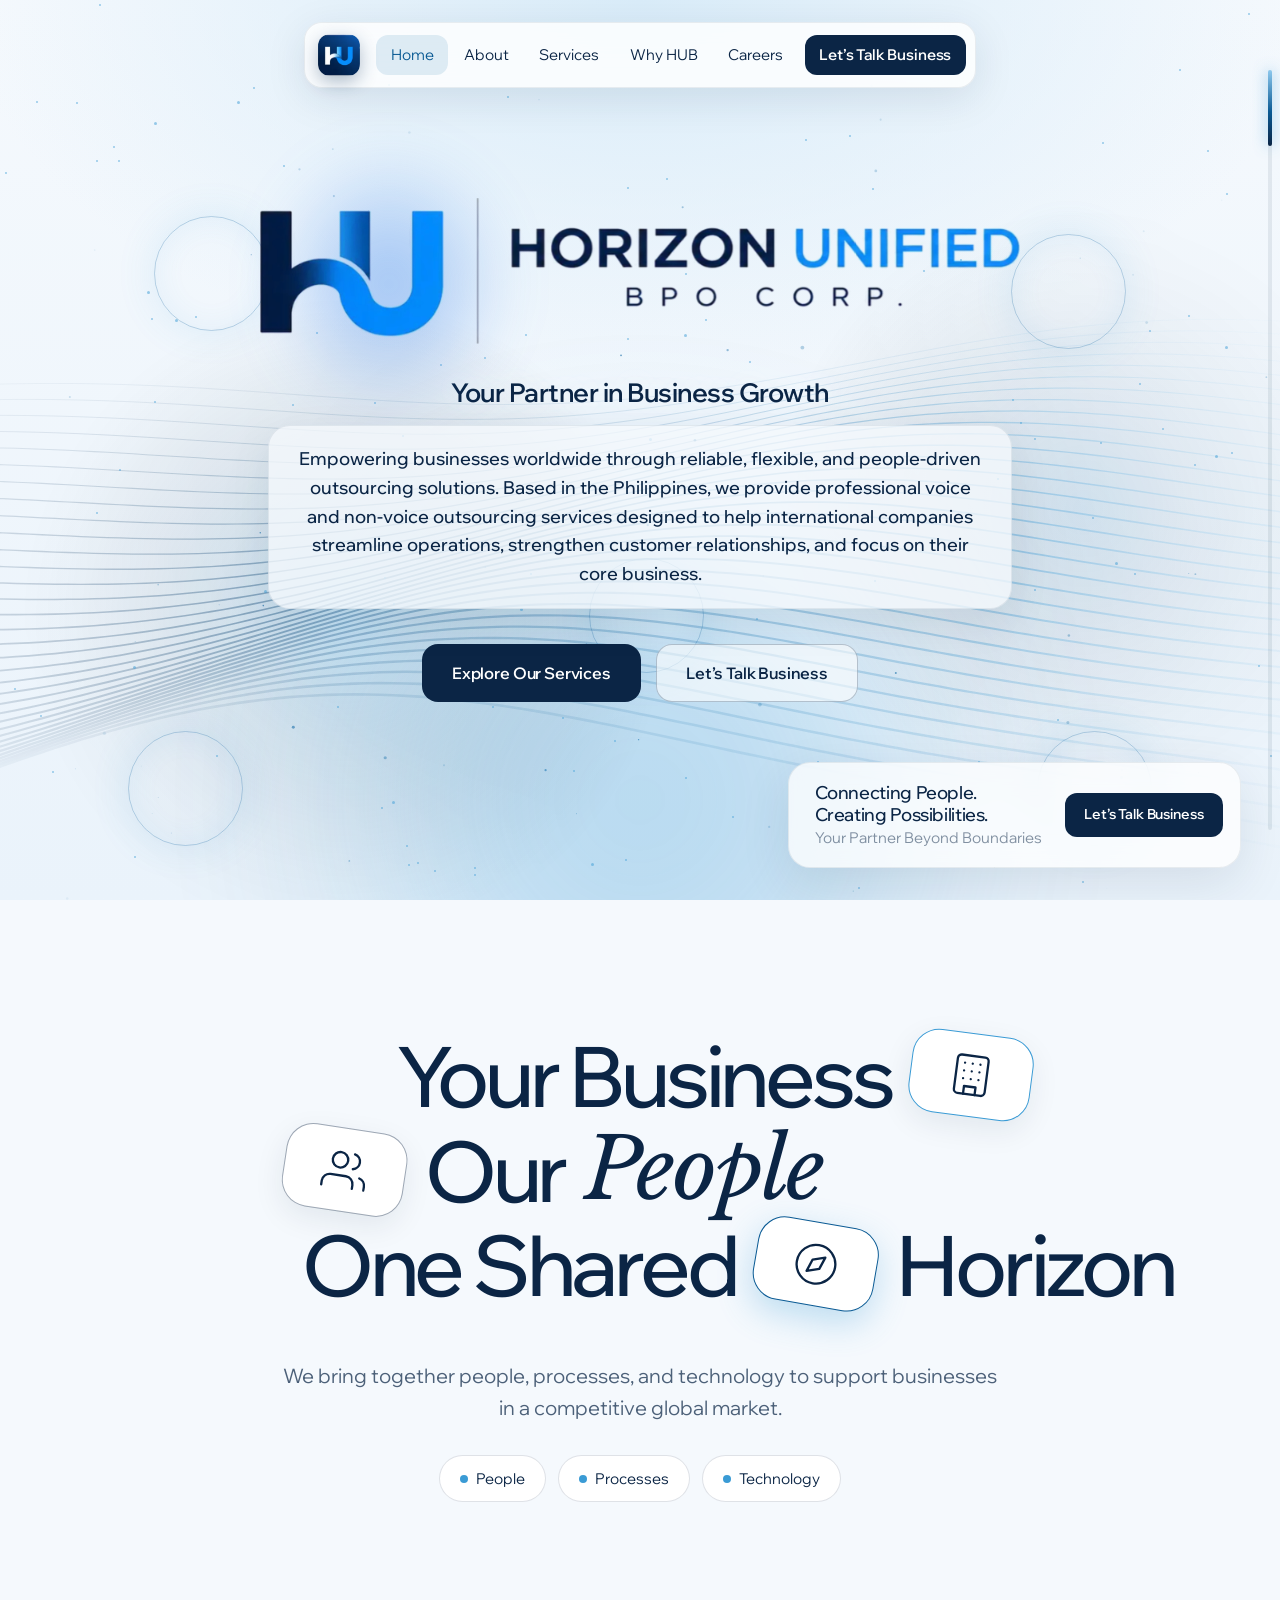
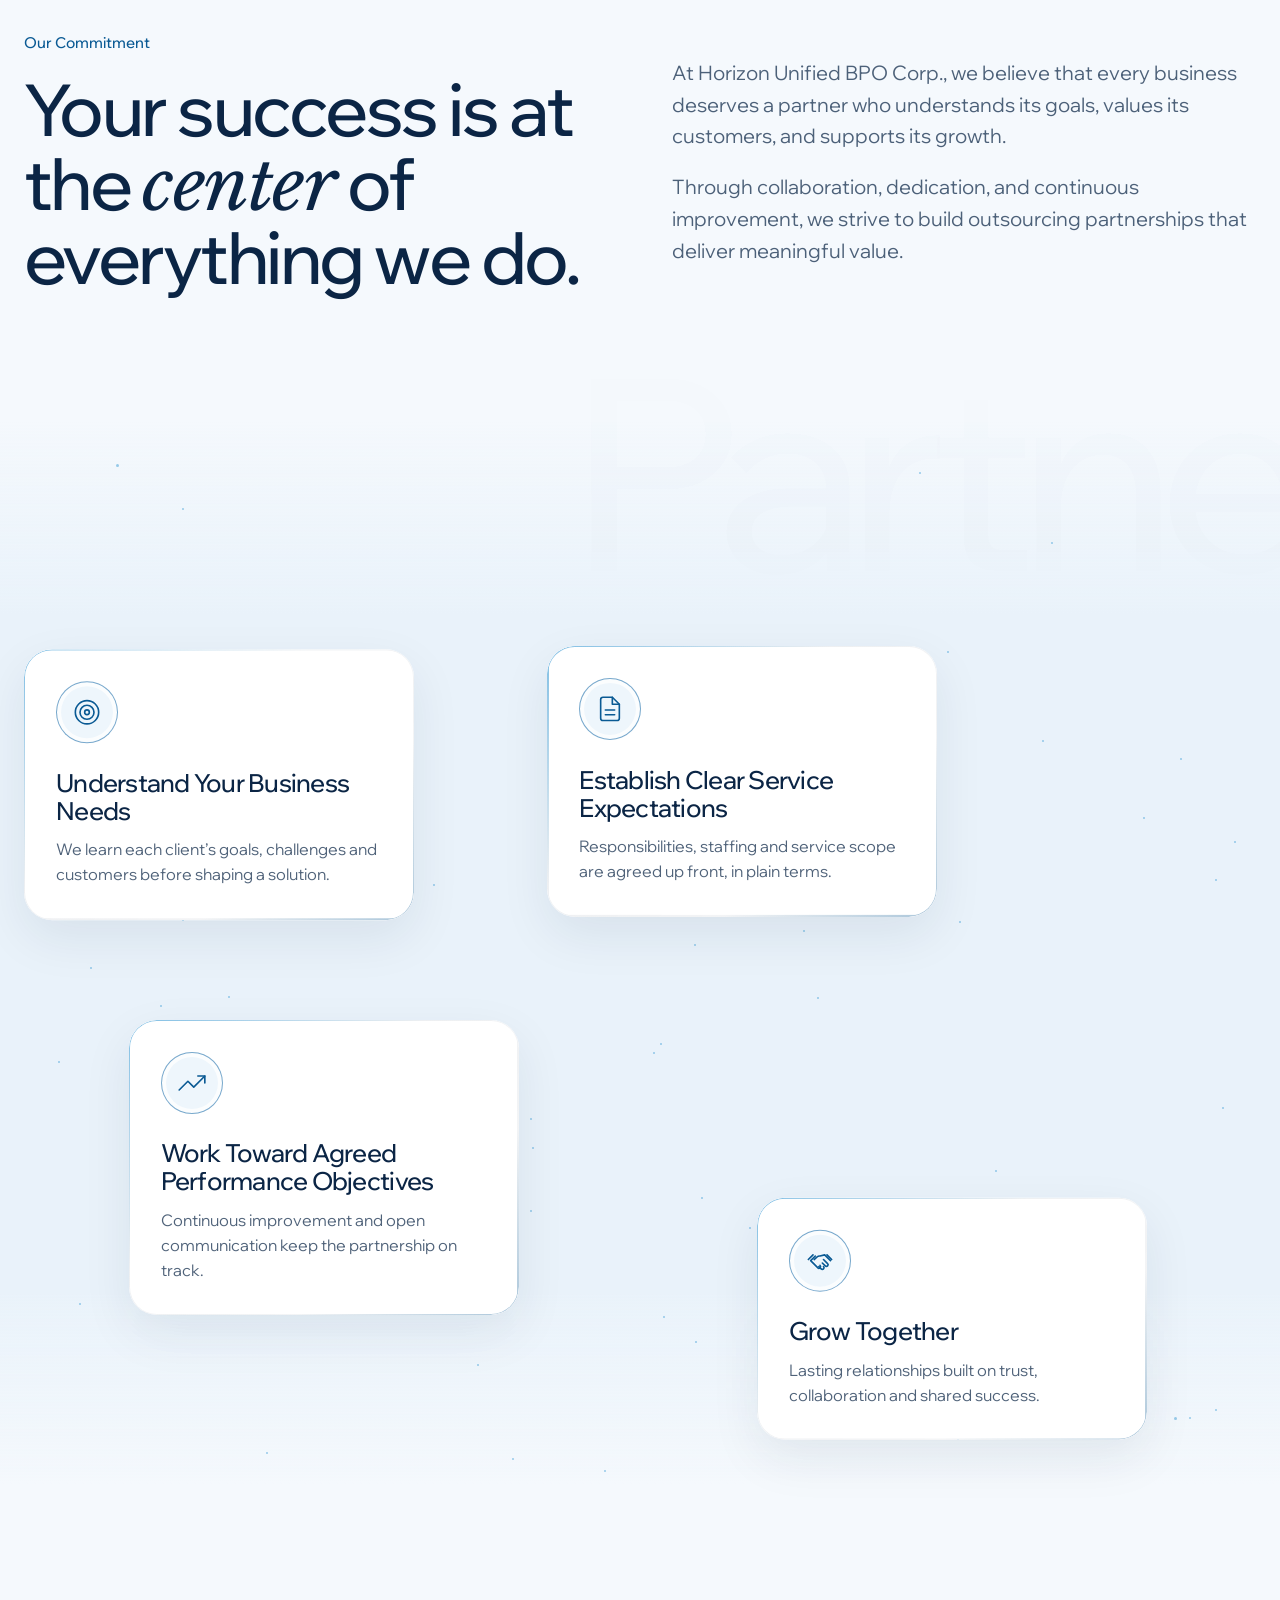
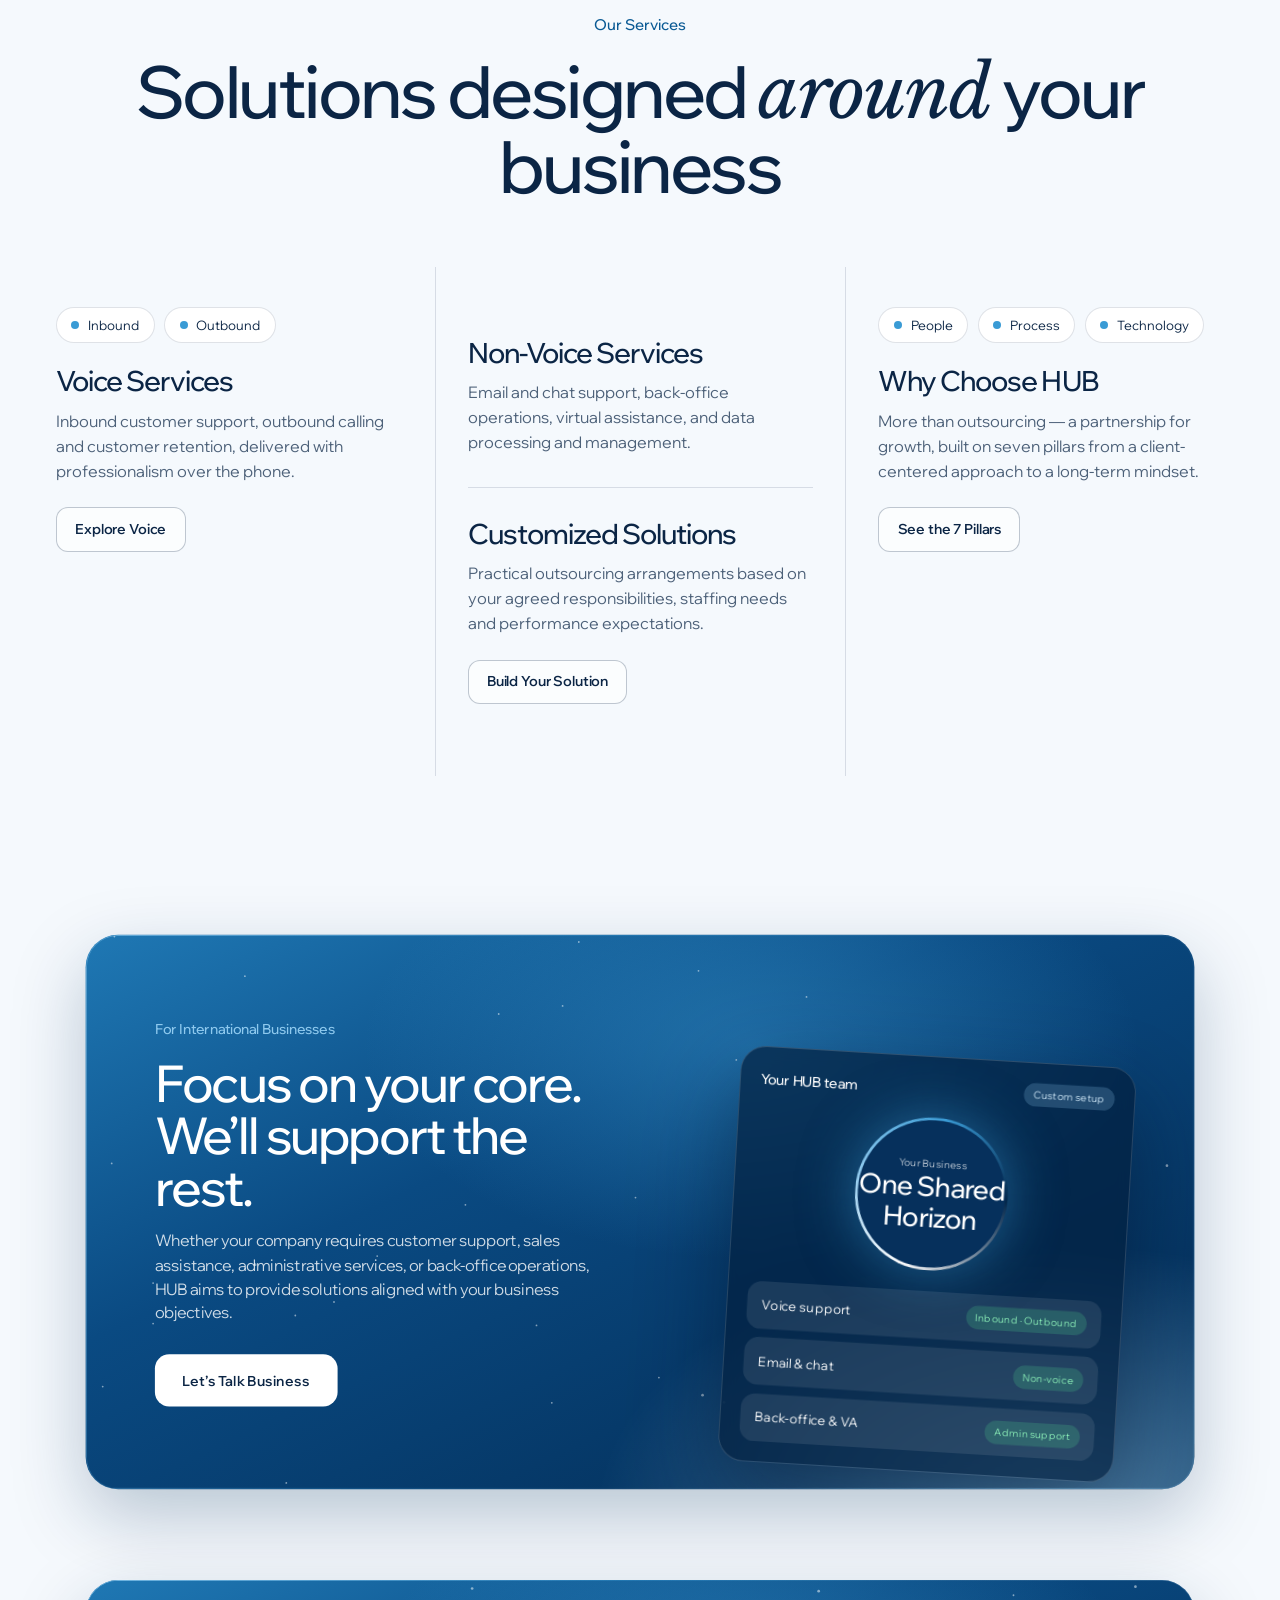
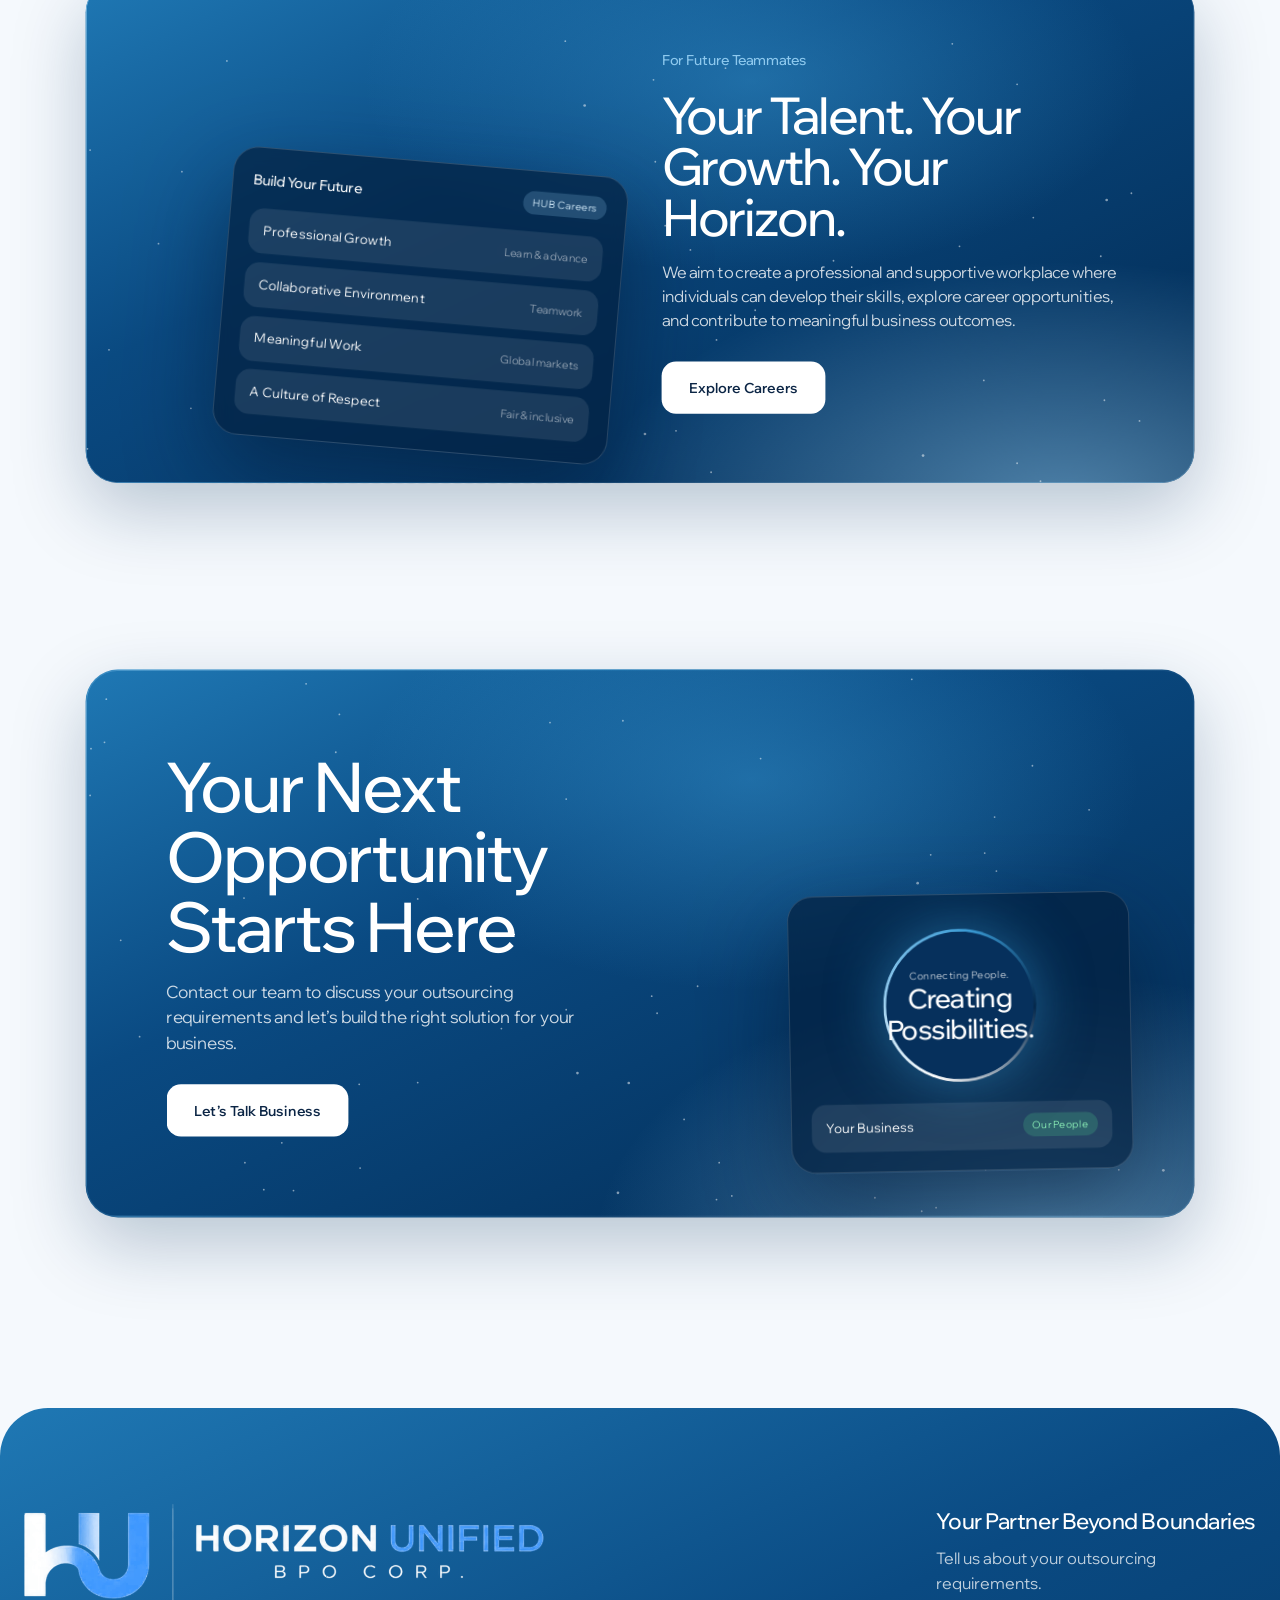
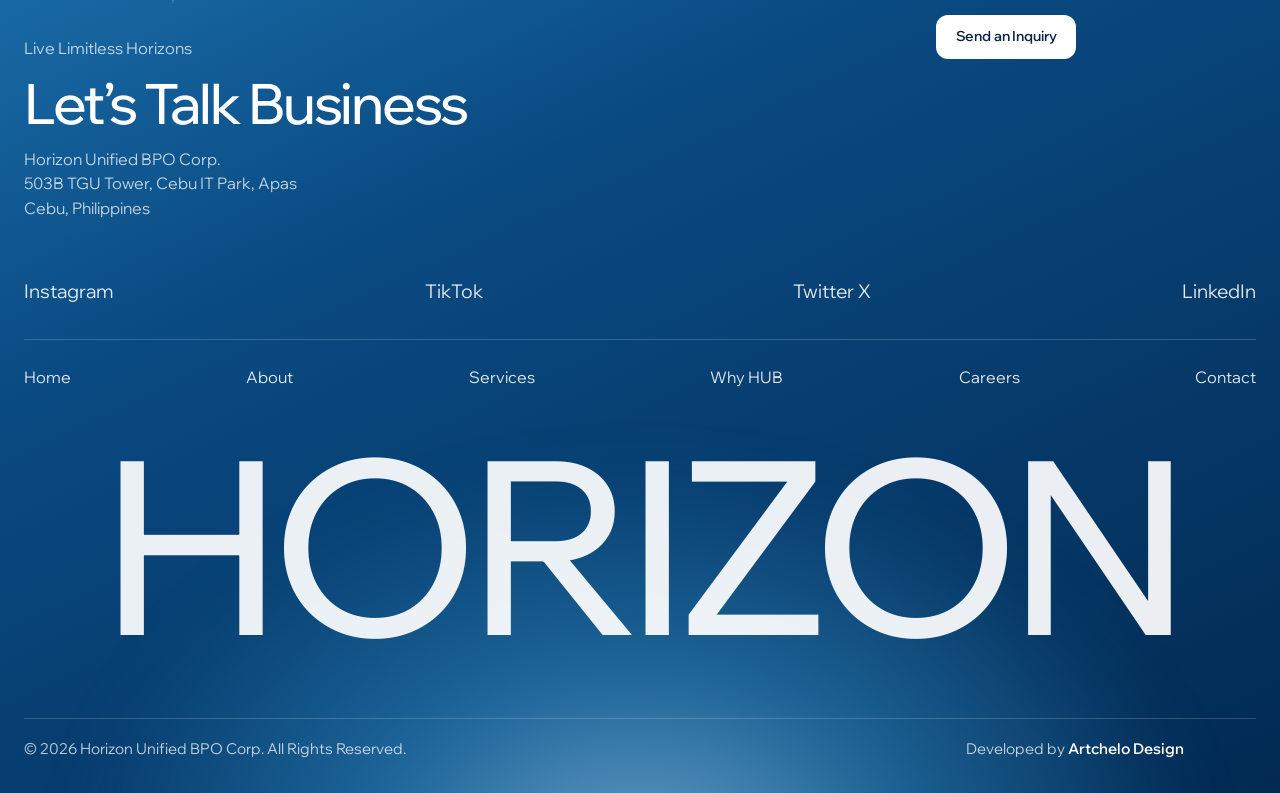
<file: index.html>
<!DOCTYPE html>
<html lang="en">
<head>
  <meta charset="UTF-8">
  <meta name="viewport" content="width=device-width, initial-scale=1">
  <title>Horizon Unified BPO Corp. (HUB) | Connecting People. Creating Possibilities.</title>
  <meta name="description" content="Philippines-based voice and non-voice outsourcing for international companies. Reliable, flexible, people-driven BPO solutions from Cebu IT Park.">
  <meta name="theme-color" content="#0b2545">
  <link rel="icon" href="assets/logo/favicon.ico" sizes="any">
  <link rel="icon" type="image/png" sizes="32x32" href="assets/logo/favicon-32.png">
  <link rel="icon" type="image/png" sizes="192x192" href="assets/logo/favicon-192.png">
  <link rel="apple-touch-icon" href="assets/logo/favicon-180.png">
  <link rel="preconnect" href="https://fonts.googleapis.com">
  <link rel="preconnect" href="https://fonts.gstatic.com" crossorigin>
  <link href="https://fonts.googleapis.com/css2?family=Libre+Baskerville:ital@1&family=Wix+Madefor+Display:wght@400;500;600;700&display=swap" rel="stylesheet">
  <link rel="stylesheet" href="css/styles.css">
  <script src="js/main.js" defer></script>
  <script src="js/animations.js" defer></script>
</head>
<body>
  <header id="site-header"></header>

  <main>
    <!-- HERO -->
    <section class="hero">
      <div class="stars" data-count="110"></div>
      <div class="glow violet" style="width:520px;height:520px;left:50%;top:60%;transform:translateX(-50%);opacity:.28"></div>
      <div class="rings"><i></i><i></i><i></i><i></i><i></i></div>

      <div class="hero-note reveal">
        <div><strong>Connecting People. Creating Possibilities.</strong><span>Your Partner Beyond Boundaries</span></div>
        <a href="contact.html" class="btn btn-sm" data-open-modal>Let’s Talk Business</a>
      </div>

      <div class="container hero-core">
        <h1 class="hero-logo" aria-label="Horizon Unified BPO Corp. (HUB)">
          <span class="hl" aria-hidden="true">
            <span class="hl-glow"></span>
            <span class="hl-l hl-mark"></span>
            <span class="hl-l hl-text"></span>
            <span class="hl-l hl-shine"></span>
          </span>
        </h1>
        <p class="hero-sub reveal delay-1">Your Partner in Business Growth</p>
        <p class="hero-sub-2 reveal delay-1">Empowering businesses worldwide through reliable, flexible, and people-driven outsourcing solutions. Based in the Philippines, we provide professional voice and non-voice outsourcing services designed to help international companies streamline operations, strengthen customer relationships, and focus on their core business.</p>
        <div class="hero-actions reveal delay-2">
          <a href="services.html" class="btn">Explore Our Services</a>
          <a href="contact.html" class="btn btn-ghost" data-open-modal>Let’s Talk Business</a>
        </div>
      </div>
    </section>

    <!-- VALUE PROPOSITION: big statement with chips -->
    <section class="section">
      <div class="container statement-block">
        <div class="big-line reveal">Your Business<span class="chip" data-icon="building"></span></div>
        <div class="big-line reveal delay-1"><span class="chip plain" data-icon="users"></span>Our <span class="serif">People</span></div>
        <div class="big-line reveal delay-2">One Shared<span class="chip violet" data-icon="compass"></span>Horizon</div>
        <p class="statement-tail reveal delay-2">We bring together people, processes, and technology to support businesses in a competitive global market.</p>
        <div class="pillars reveal delay-3">
          <span class="pill"><i></i>People</span><span class="pill"><i></i>Processes</span><span class="pill"><i></i>Technology</span>
        </div>
      </div>
    </section>

    <!-- COMMITMENT -->
    <section class="section" style="padding-top:0">
      <div class="container split">
        <div class="reveal">
          <span class="eyebrow">Our Commitment</span>
          <h2 class="section-title">Your success is at the <span class="serif">center</span> of everything we do.</h2>
        </div>
        <div class="reveal delay-1">
          <p class="section-lead">At Horizon Unified BPO Corp., we believe that every business deserves a partner who understands its goals, values its customers, and supports its growth.</p>
          <p class="section-lead" style="margin-top:1.2rem">Through collaboration, dedication, and continuous improvement, we strive to build outsourcing partnerships that deliver meaningful value.</p>
        </div>
      </div>
    </section>

    <!-- HOW WE WORK (staggered glass cards) -->
    <section class="hiw" id="how-we-work">
      <div class="stars" data-count="50"></div>
      <div class="ghost-word" aria-hidden="true">Partner</div>
      <div class="container">
        <div class="stagger">
          <article class="card reveal">
            <div class="icon-box" data-icon="target"></div>
            <h3>Understand Your Business Needs</h3>
            <p>We learn each client’s goals, challenges and customers before shaping a solution.</p>
          </article>
          <article class="card reveal delay-1">
            <div class="icon-box" data-icon="file"></div>
            <h3>Establish Clear Service Expectations</h3>
            <p>Responsibilities, staffing and service scope are agreed up front, in plain terms.</p>
          </article>
          <article class="card reveal delay-2">
            <div class="icon-box" data-icon="trending"></div>
            <h3>Work Toward Agreed Performance Objectives</h3>
            <p>Continuous improvement and open communication keep the partnership on track.</p>
          </article>
          <article class="card reveal delay-3">
            <div class="icon-box" data-icon="handshake"></div>
            <h3>Grow Together</h3>
            <p>Lasting relationships built on trust, collaboration and shared success.</p>
          </article>
        </div>
      </div>
    </section>

    <!-- SERVICES: 3-column divider layout -->
    <section class="section">
      <div class="container">
        <div class="center" style="margin-bottom:4rem">
          <span class="eyebrow reveal">Our Services</span>
          <h2 class="section-title reveal delay-1">Solutions designed <span class="serif">around</span> your business</h2>
        </div>
        <div class="cols3 reveal">
          <div>
            <div class="mini"><span class="pill"><i></i>Inbound</span><span class="pill"><i></i>Outbound</span></div>
            <h3>Voice Services</h3>
            <p>Inbound customer support, outbound calling and customer retention, delivered with professionalism over the phone.</p>
            <a href="services.html#voice" class="btn btn-ghost btn-sm" style="margin-top:1.5rem">Explore Voice</a>
          </div>
          <div>
            <div class="stack-split">
              <div><h3>Non-Voice Services</h3><p>Email and chat support, back-office operations, virtual assistance, and data processing and management.</p></div>
              <div><h3>Customized Solutions</h3><p>Practical outsourcing arrangements based on your agreed responsibilities, staffing needs and performance expectations.</p>
                <a href="services.html#custom" class="btn btn-ghost btn-sm" style="margin-top:1.5rem">Build Your Solution</a></div>
            </div>
          </div>
          <div>
            <div class="mini"><span class="pill"><i></i>People</span><span class="pill"><i></i>Process</span><span class="pill"><i></i>Technology</span></div>
            <h3>Why Choose HUB</h3>
            <p>More than outsourcing — a partnership for growth, built on seven pillars from a client-centered approach to a long-term mindset.</p>
            <a href="why-hub.html" class="btn btn-ghost btn-sm" style="margin-top:1.5rem">See the 7 Pillars</a>
          </div>
        </div>
      </div>
    </section>

    <!-- AUDIENCE PANELS -->
    <section class="section" style="padding-top:0">
      <div class="container">
        <article class="panel reveal">
          <div class="nebula"></div><div class="stars" data-count="45"></div>
          <div>
            <span class="eyebrow">For International Businesses</span>
            <h2>Focus on your core. We’ll support the rest.</h2>
            <p>Whether your company requires customer support, sales assistance, administrative services, or back-office operations, HUB aims to provide solutions aligned with your business objectives.</p>
            <a href="contact.html" class="btn" data-open-modal>Let’s Talk Business</a>
          </div>
          <div class="panel-visual">
            <div class="mock">
              <div class="mock-head"><b>Your HUB team</b><span class="badge">Custom setup</span></div>
              <div class="mock-ring"><div><span>Your Business</span><strong>One Shared<br>Horizon</strong></div></div>
              <div class="mock-row"><span>Voice support</span><span class="badge ok">Inbound · Outbound</span></div>
              <div class="mock-row"><span>Email &amp; chat</span><span class="badge ok">Non-voice</span></div>
              <div class="mock-row"><span>Back-office &amp; VA</span><span class="badge ok">Admin support</span></div>
            </div>
          </div>
        </article>

        <article class="panel flip reveal">
          <div class="nebula"></div><div class="stars" data-count="45"></div>
          <div class="panel-visual">
            <div class="mock">
              <div class="mock-head"><b>Build Your Future</b><span class="badge">HUB Careers</span></div>
              <div class="mock-row"><span>Professional Growth</span><small>Learn &amp; advance</small></div>
              <div class="mock-row"><span>Collaborative Environment</span><small>Teamwork</small></div>
              <div class="mock-row"><span>Meaningful Work</span><small>Global markets</small></div>
              <div class="mock-row"><span>A Culture of Respect</span><small>Fair &amp; inclusive</small></div>
            </div>
          </div>
          <div>
            <span class="eyebrow">For Future Teammates</span>
            <h2>Your Talent. Your Growth. Your Horizon.</h2>
            <p>We aim to create a professional and supportive workplace where individuals can develop their skills, explore career opportunities, and contribute to meaningful business outcomes.</p>
            <a href="careers.html" class="btn">Explore Careers</a>
          </div>
        </article>
      </div>
    </section>

    <!-- CTA -->
    <section class="section" style="padding-top:0">
      <div class="container">
        <div class="cta-band reveal">
          <div class="nebula"></div><div class="stars" data-count="55"></div>
          <div class="cta-art" aria-hidden="true"><div class="mock"><div class="mock-ring"><div><span>Connecting People.</span><strong>Creating<br>Possibilities.</strong></div></div><div class="mock-row"><span>Your Business</span><span class="badge ok">Our People</span></div></div></div>
          <h2>Your Next Opportunity Starts Here</h2>
          <p>Contact our team to discuss your outsourcing requirements and let’s build the right solution for your business.</p>
          <div class="hero-actions"><a href="contact.html" class="btn" data-open-modal>Let’s Talk Business</a></div>
        </div>
      </div>
    </section>
  </main>

  <footer id="site-footer"></footer>
</body>
</html>
</file>
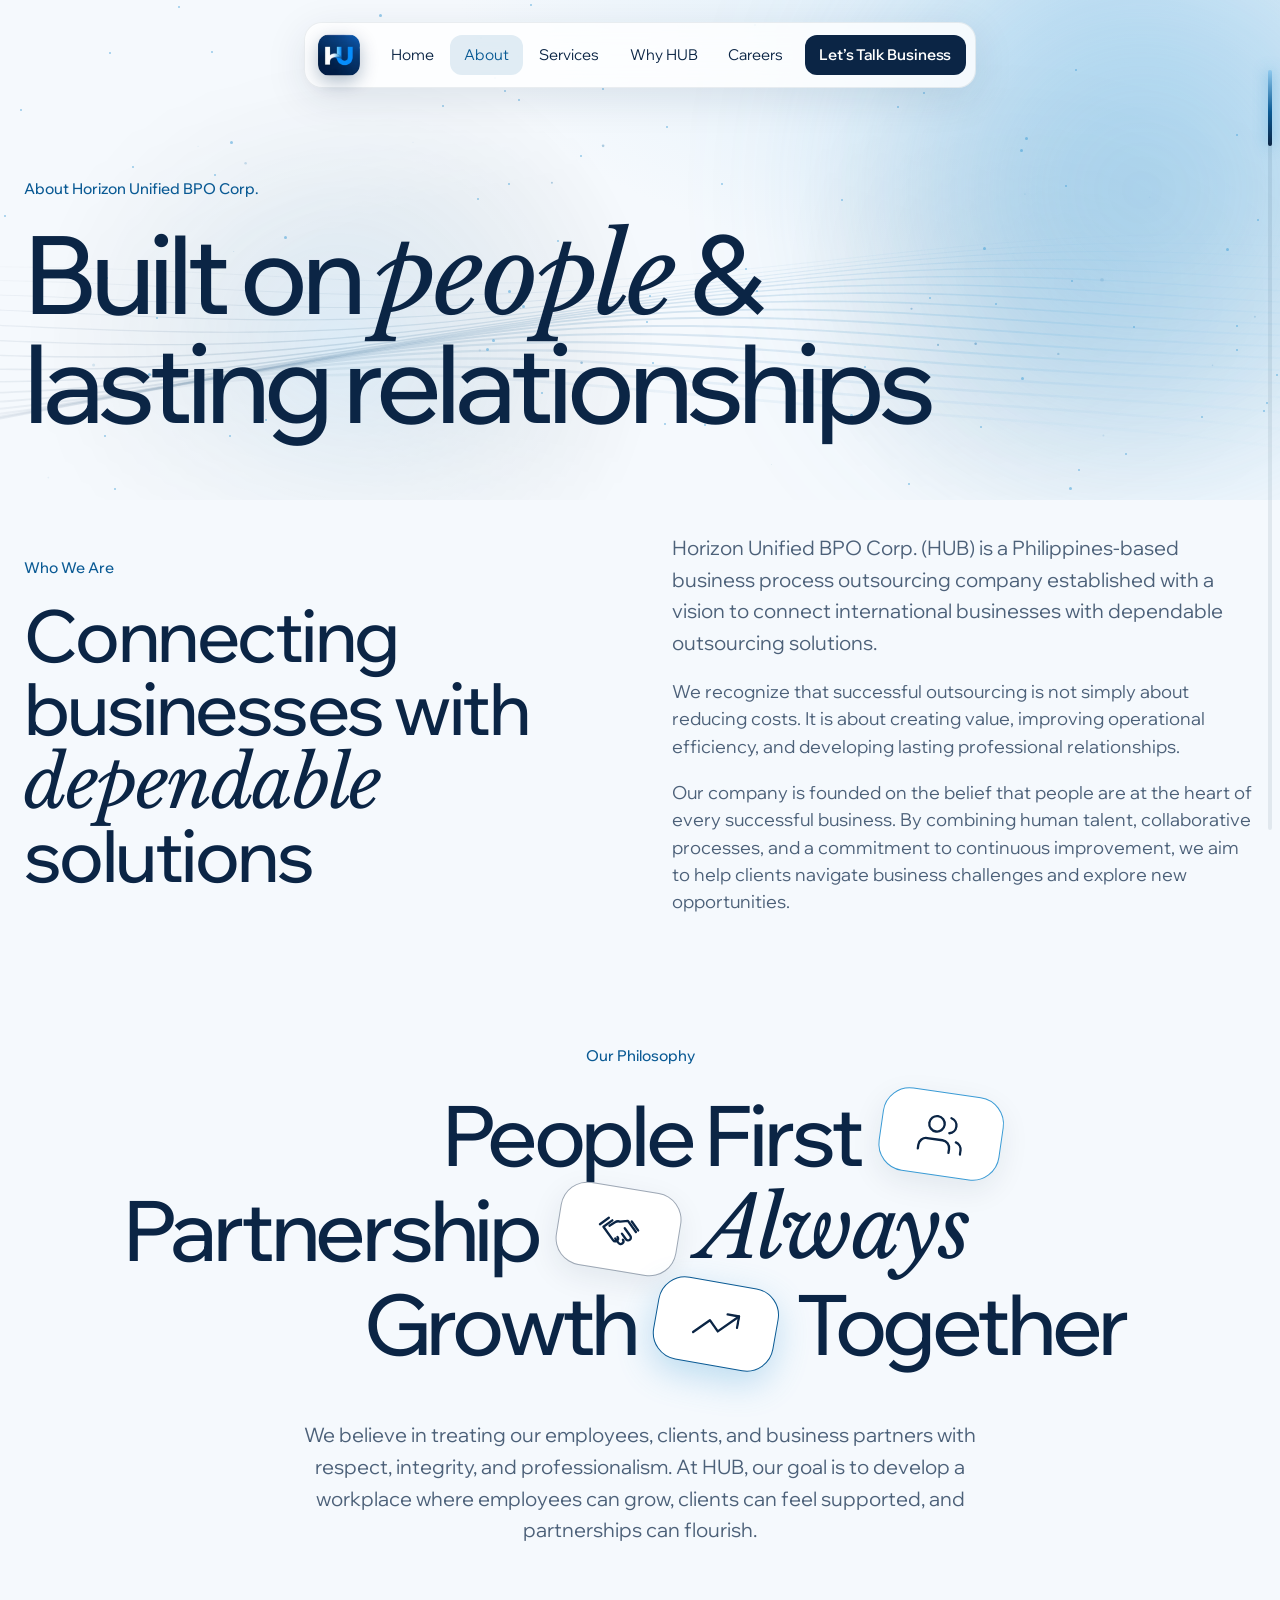
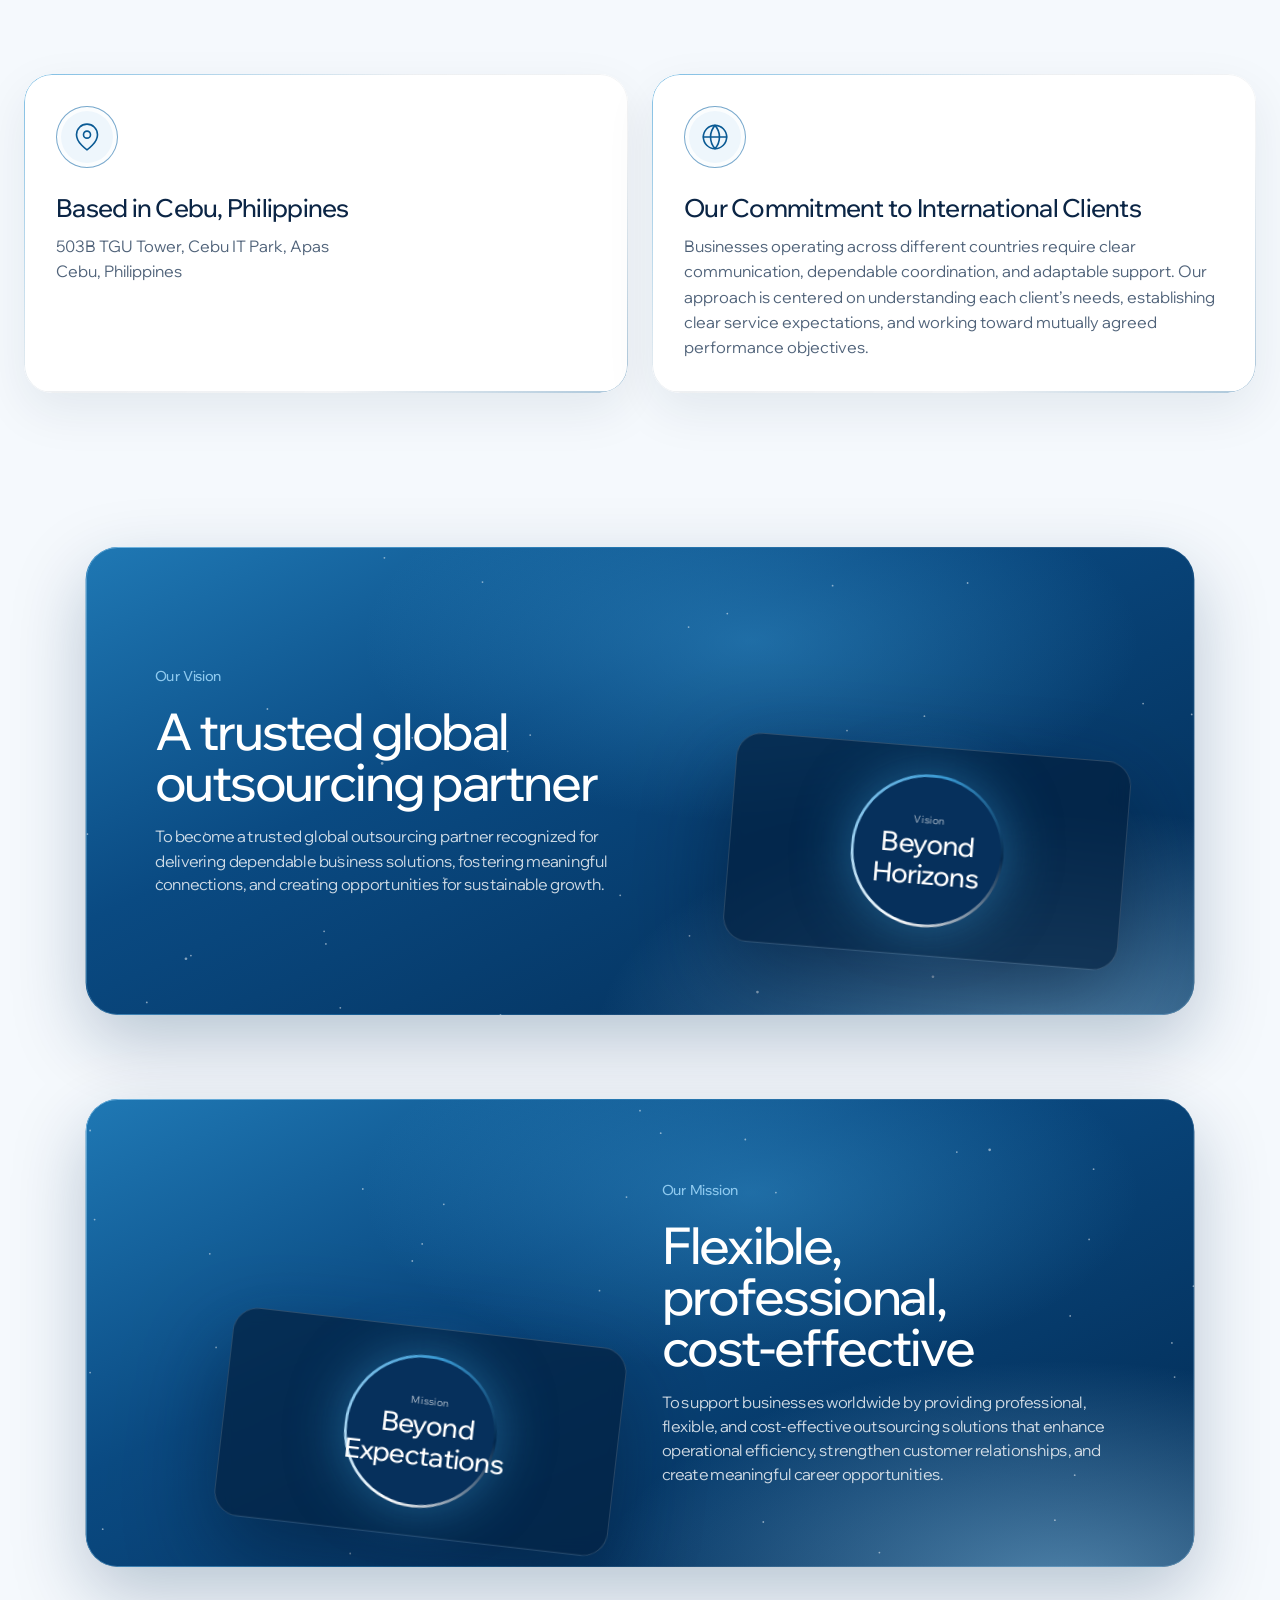
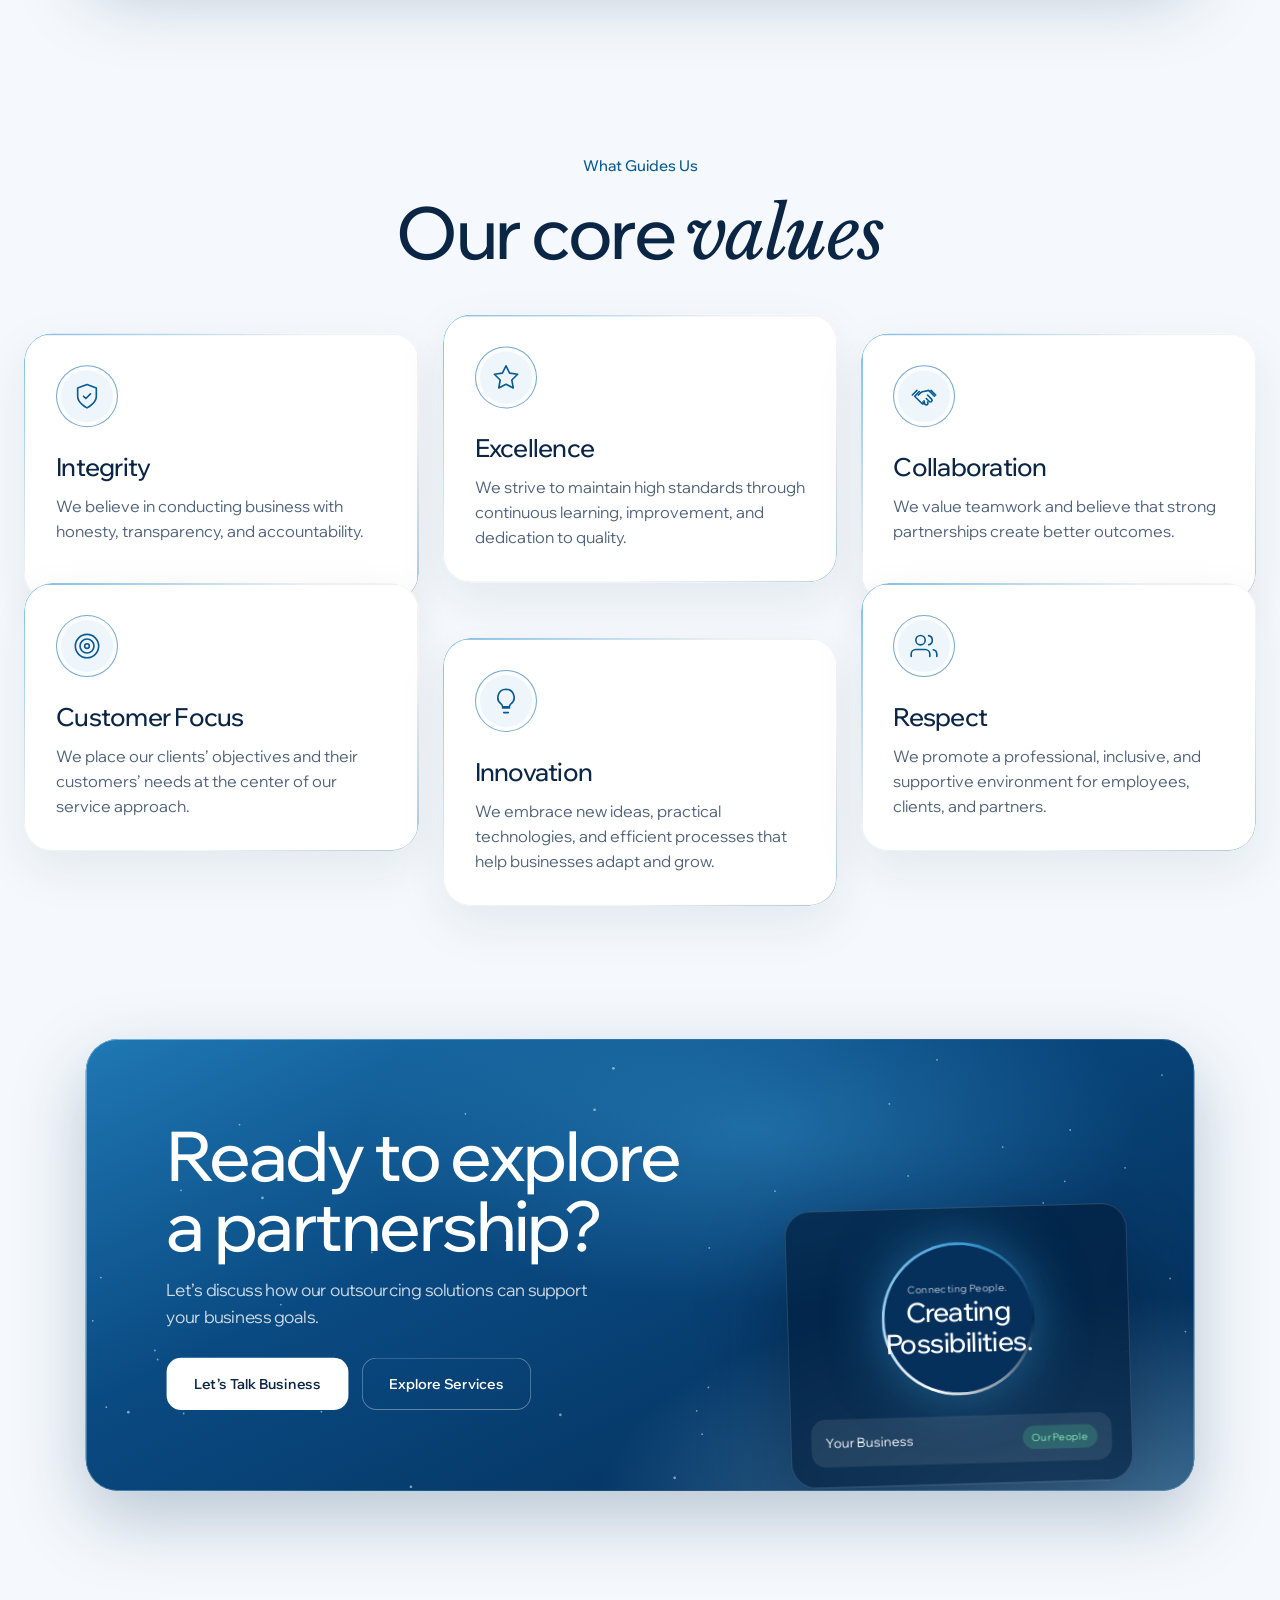
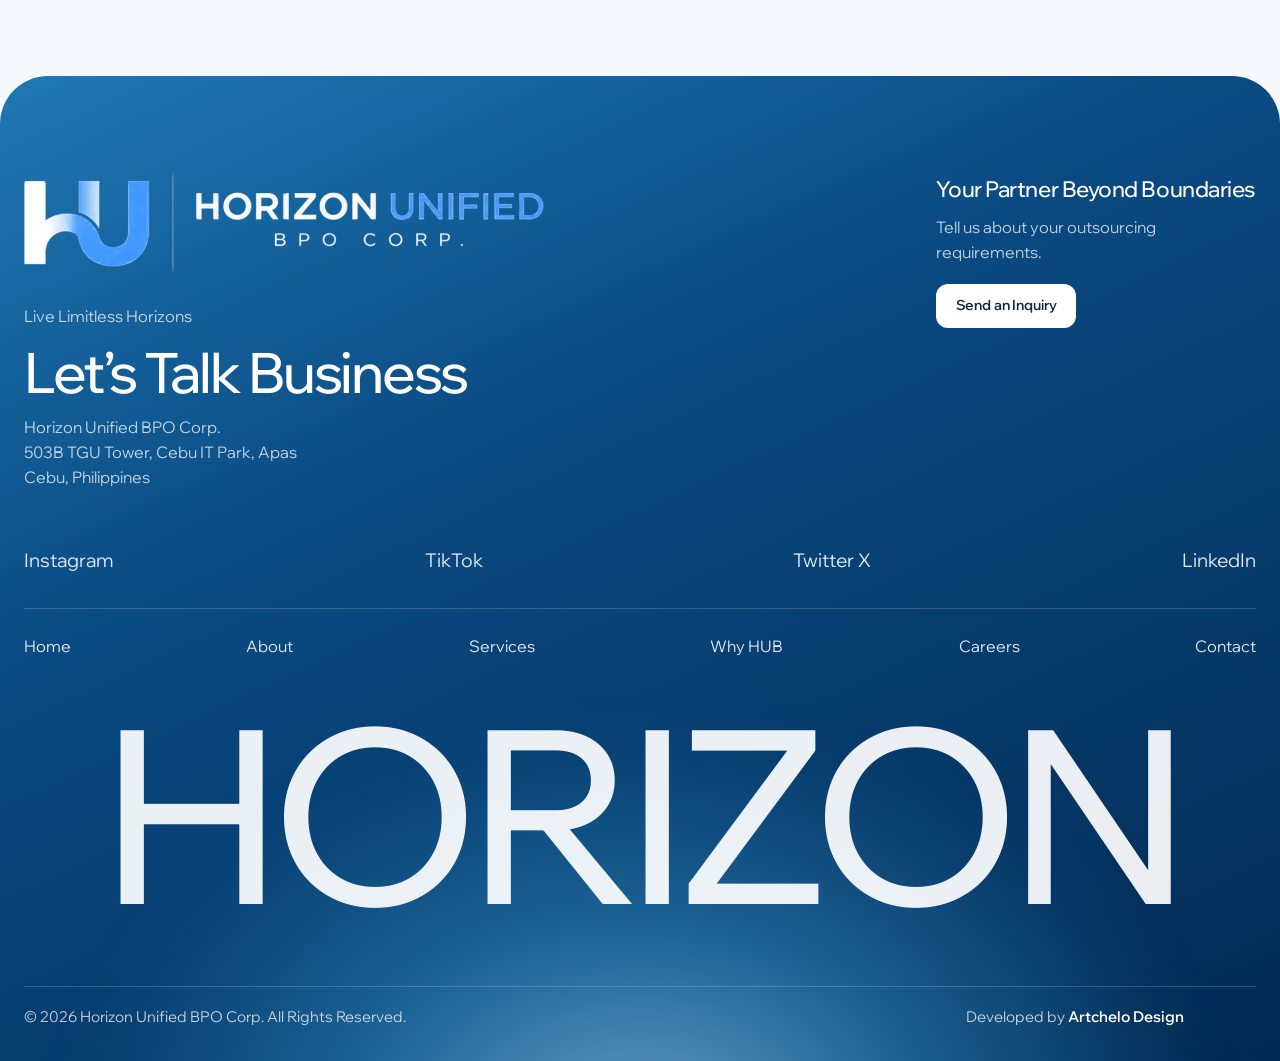
<file: about.html>
<!DOCTYPE html>
<html lang="en">
<head>
  <meta charset="UTF-8">
  <meta name="viewport" content="width=device-width, initial-scale=1">
  <title>About Us | Horizon Unified BPO Corp. (HUB)</title>
  <meta name="description" content="Horizon Unified BPO Corp. is a Cebu-based outsourcing company built on people, partnership and shared growth.">
  <meta name="theme-color" content="#0b2545">
  <link rel="icon" href="assets/logo/favicon.ico" sizes="any">
  <link rel="icon" type="image/png" sizes="32x32" href="assets/logo/favicon-32.png">
  <link rel="icon" type="image/png" sizes="192x192" href="assets/logo/favicon-192.png">
  <link rel="apple-touch-icon" href="assets/logo/favicon-180.png">
  <link rel="preconnect" href="https://fonts.googleapis.com">
  <link rel="preconnect" href="https://fonts.gstatic.com" crossorigin>
  <link href="https://fonts.googleapis.com/css2?family=Libre+Baskerville:ital@1&family=Wix+Madefor+Display:wght@400;500;600;700&display=swap" rel="stylesheet">
  <link rel="stylesheet" href="css/styles.css">
  <script src="js/main.js" defer></script>
  <script src="js/animations.js" defer></script>
</head>
<body>
  <header id="site-header"></header>

  <main>
    <section class="page-hero">
      <div class="stars" data-count="80"></div>
      <div class="glow violet" style="width:480px;height:480px;right:-8%;top:-10%;opacity:.35"></div>
      <div class="container relative">
        <span class="eyebrow reveal">About Horizon Unified BPO Corp.</span>
        <h1 class="reveal delay-1">Built on <span class="serif">people</span> &amp; lasting relationships</h1>
      </div>
    </section>

    <!-- WHO WE ARE -->
    <section class="section" style="padding-top:2rem">
      <div class="container split">
        <div class="reveal">
          <span class="eyebrow">Who We Are</span>
          <h2 class="section-title">Connecting businesses with <span class="serif">dependable</span> solutions</h2>
        </div>
        <div class="reveal delay-1">
          <p class="section-lead">Horizon Unified BPO Corp. (HUB) is a Philippines-based business process outsourcing company established with a vision to connect international businesses with dependable outsourcing solutions.</p>
          <p style="margin-top:1.2rem;font-size:1.1rem">We recognize that successful outsourcing is not simply about reducing costs. It is about creating value, improving operational efficiency, and developing lasting professional relationships.</p>
          <p style="margin-top:1.2rem;font-size:1.1rem">Our company is founded on the belief that people are at the heart of every successful business. By combining human talent, collaborative processes, and a commitment to continuous improvement, we aim to help clients navigate business challenges and explore new opportunities.</p>
        </div>
      </div>
    </section>

    <!-- PHILOSOPHY (big statement) -->
    <section class="section" style="padding-top:0">
      <div class="container statement-block">
        <span class="eyebrow reveal">Our Philosophy</span>
        <div class="big-line reveal">People First<span class="chip" data-icon="users"></span></div>
        <div class="big-line reveal delay-1">Partnership<span class="chip plain" data-icon="handshake"></span><span class="serif">Always</span></div>
        <div class="big-line reveal delay-2">Growth<span class="chip violet" data-icon="trending"></span>Together</div>
        <p class="statement-tail reveal delay-2">We believe in treating our employees, clients, and business partners with respect, integrity, and professionalism. At HUB, our goal is to develop a workplace where employees can grow, clients can feel supported, and partnerships can flourish.</p>
      </div>
    </section>

    <!-- LOCATION + INTERNATIONAL -->
    <section class="section" style="padding-top:0">
      <div class="container grid grid-2">
        <article class="card reveal">
          <div class="icon-box" data-icon="pin"></div>
          <h3>Based in Cebu, Philippines</h3>
          <p>503B TGU Tower, Cebu IT Park, Apas<br>Cebu, Philippines</p>
        </article>
        <article class="card reveal delay-1">
          <div class="icon-box" data-icon="globe"></div>
          <h3>Our Commitment to International Clients</h3>
          <p>Businesses operating across different countries require clear communication, dependable coordination, and adaptable support. Our approach is centered on understanding each client’s needs, establishing clear service expectations, and working toward mutually agreed performance objectives.</p>
        </article>
      </div>
    </section>

    <!-- VISION & MISSION PANELS -->
    <section class="section" style="padding-top:0">
      <div class="container">
        <article class="panel reveal">
          <div class="nebula"></div><div class="stars" data-count="40"></div>
          <div>
            <span class="eyebrow">Our Vision</span>
            <h2>A trusted global outsourcing partner</h2>
            <p>To become a trusted global outsourcing partner recognized for delivering dependable business solutions, fostering meaningful connections, and creating opportunities for sustainable growth.</p>
          </div>
          <div class="panel-visual"><div class="mock"><div class="mock-ring" style="margin-block:.5rem"><div><span>Vision</span><strong>Beyond<br>Horizons</strong></div></div></div></div>
        </article>
        <article class="panel flip reveal">
          <div class="nebula"></div><div class="stars" data-count="40"></div>
          <div class="panel-visual"><div class="mock"><div class="mock-ring" style="margin-block:.5rem"><div><span>Mission</span><strong>Beyond<br>Expectations</strong></div></div></div></div>
          <div>
            <span class="eyebrow">Our Mission</span>
            <h2>Flexible, professional, cost-effective</h2>
            <p>To support businesses worldwide by providing professional, flexible, and cost-effective outsourcing solutions that enhance operational efficiency, strengthen customer relationships, and create meaningful career opportunities.</p>
          </div>
        </article>
      </div>
    </section>

    <!-- CORE VALUES -->
    <section class="section" style="padding-top:2rem">
      <div class="container">
        <div class="center" style="margin-bottom:3.5rem">
          <span class="eyebrow reveal">What Guides Us</span>
          <h2 class="section-title reveal delay-1">Our core <span class="serif">values</span></h2>
        </div>
        <div class="grid grid-3">
          <article class="card reveal"><div class="icon-box" data-icon="shield"></div><h3>Integrity</h3><p>We believe in conducting business with honesty, transparency, and accountability.</p></article>
          <article class="card reveal delay-1"><div class="icon-box" data-icon="star"></div><h3>Excellence</h3><p>We strive to maintain high standards through continuous learning, improvement, and dedication to quality.</p></article>
          <article class="card reveal delay-2"><div class="icon-box" data-icon="handshake"></div><h3>Collaboration</h3><p>We value teamwork and believe that strong partnerships create better outcomes.</p></article>
          <article class="card reveal"><div class="icon-box" data-icon="target"></div><h3>Customer Focus</h3><p>We place our clients’ objectives and their customers’ needs at the center of our service approach.</p></article>
          <article class="card reveal delay-1"><div class="icon-box" data-icon="bulb"></div><h3>Innovation</h3><p>We embrace new ideas, practical technologies, and efficient processes that help businesses adapt and grow.</p></article>
          <article class="card reveal delay-2"><div class="icon-box" data-icon="users"></div><h3>Respect</h3><p>We promote a professional, inclusive, and supportive environment for employees, clients, and partners.</p></article>
        </div>
      </div>
    </section>

    <section class="section" style="padding-top:0">
      <div class="container">
        <div class="cta-band reveal">
          <div class="nebula"></div><div class="stars" data-count="50"></div>
          <div class="cta-art" aria-hidden="true"><div class="mock"><div class="mock-ring"><div><span>Connecting People.</span><strong>Creating<br>Possibilities.</strong></div></div><div class="mock-row"><span>Your Business</span><span class="badge ok">Our People</span></div></div></div>
          <h2>Ready to explore a partnership?</h2>
          <p>Let’s discuss how our outsourcing solutions can support your business goals.</p>
          <div class="hero-actions"><a href="contact.html" class="btn" data-open-modal>Let’s Talk Business</a><a href="services.html" class="btn btn-ghost">Explore Services</a></div>
        </div>
      </div>
    </section>
  </main>

  <footer id="site-footer"></footer>
</body>
</html>
</file>
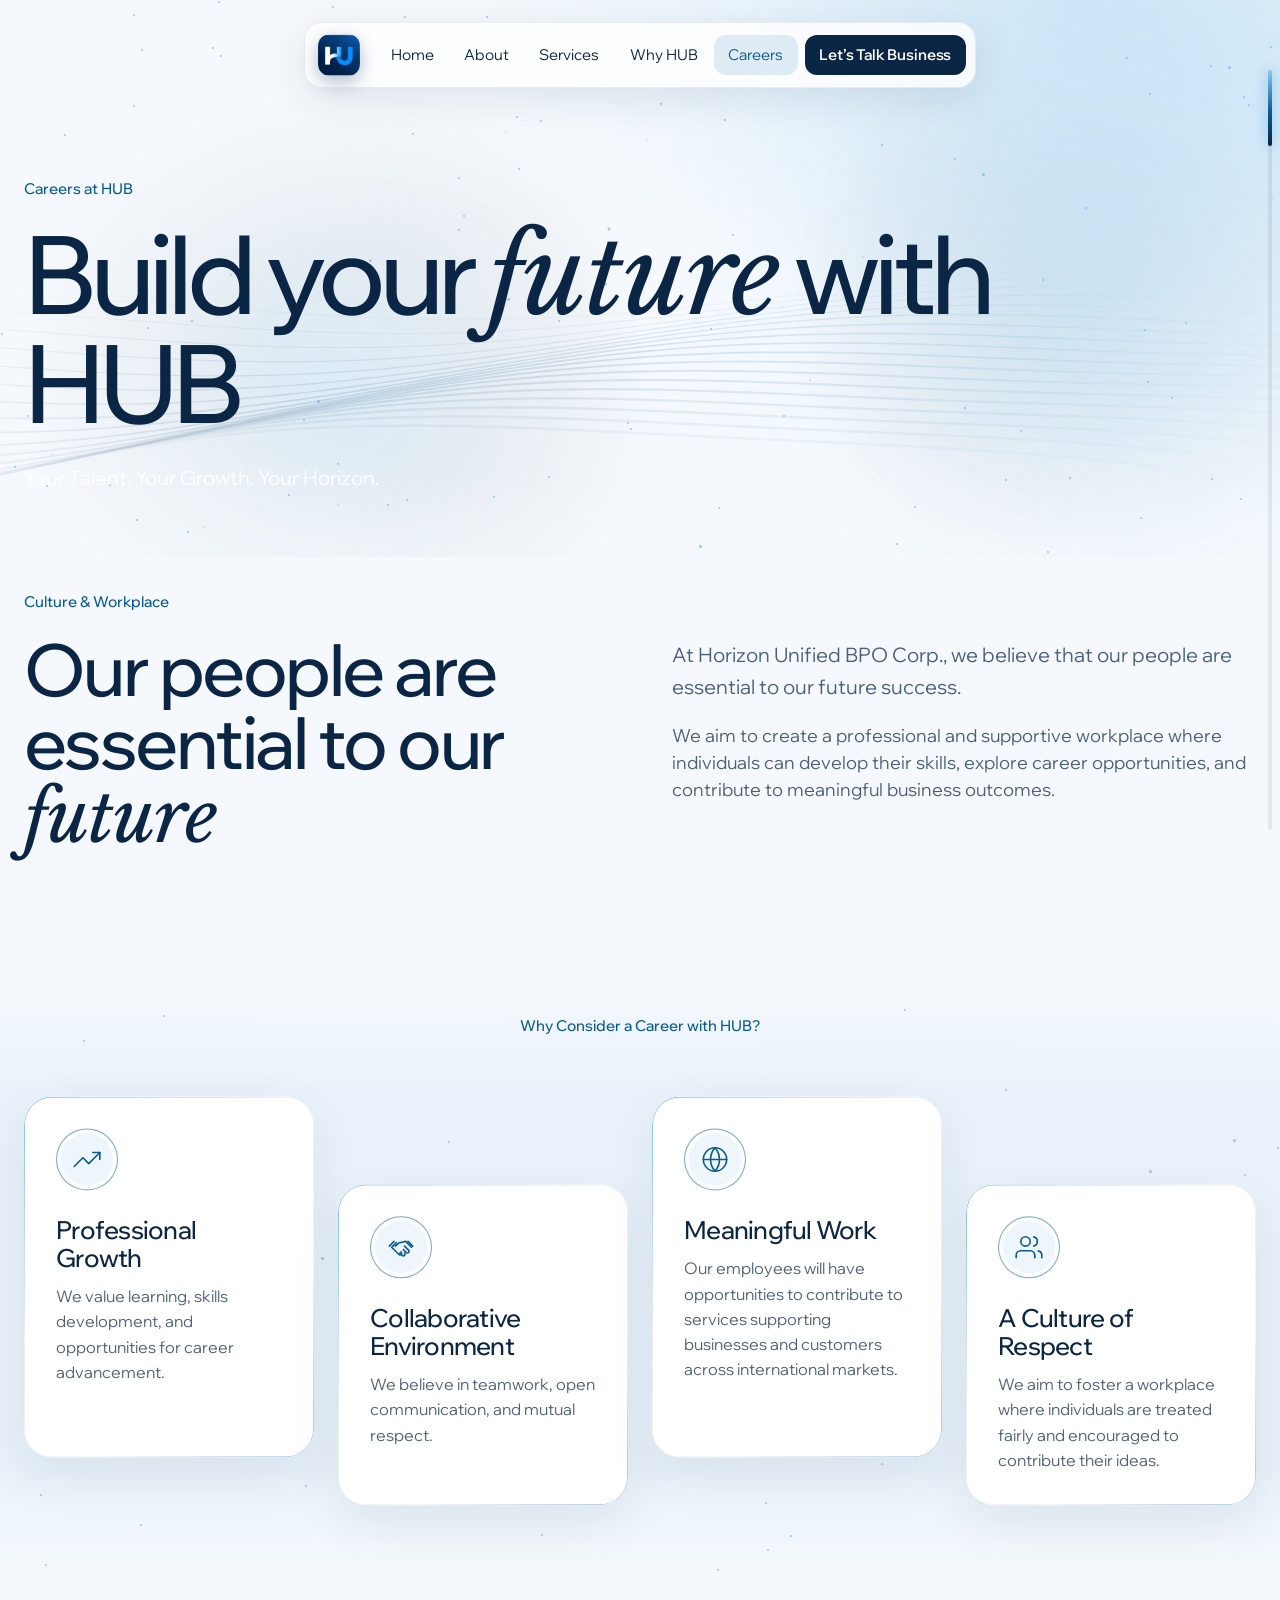
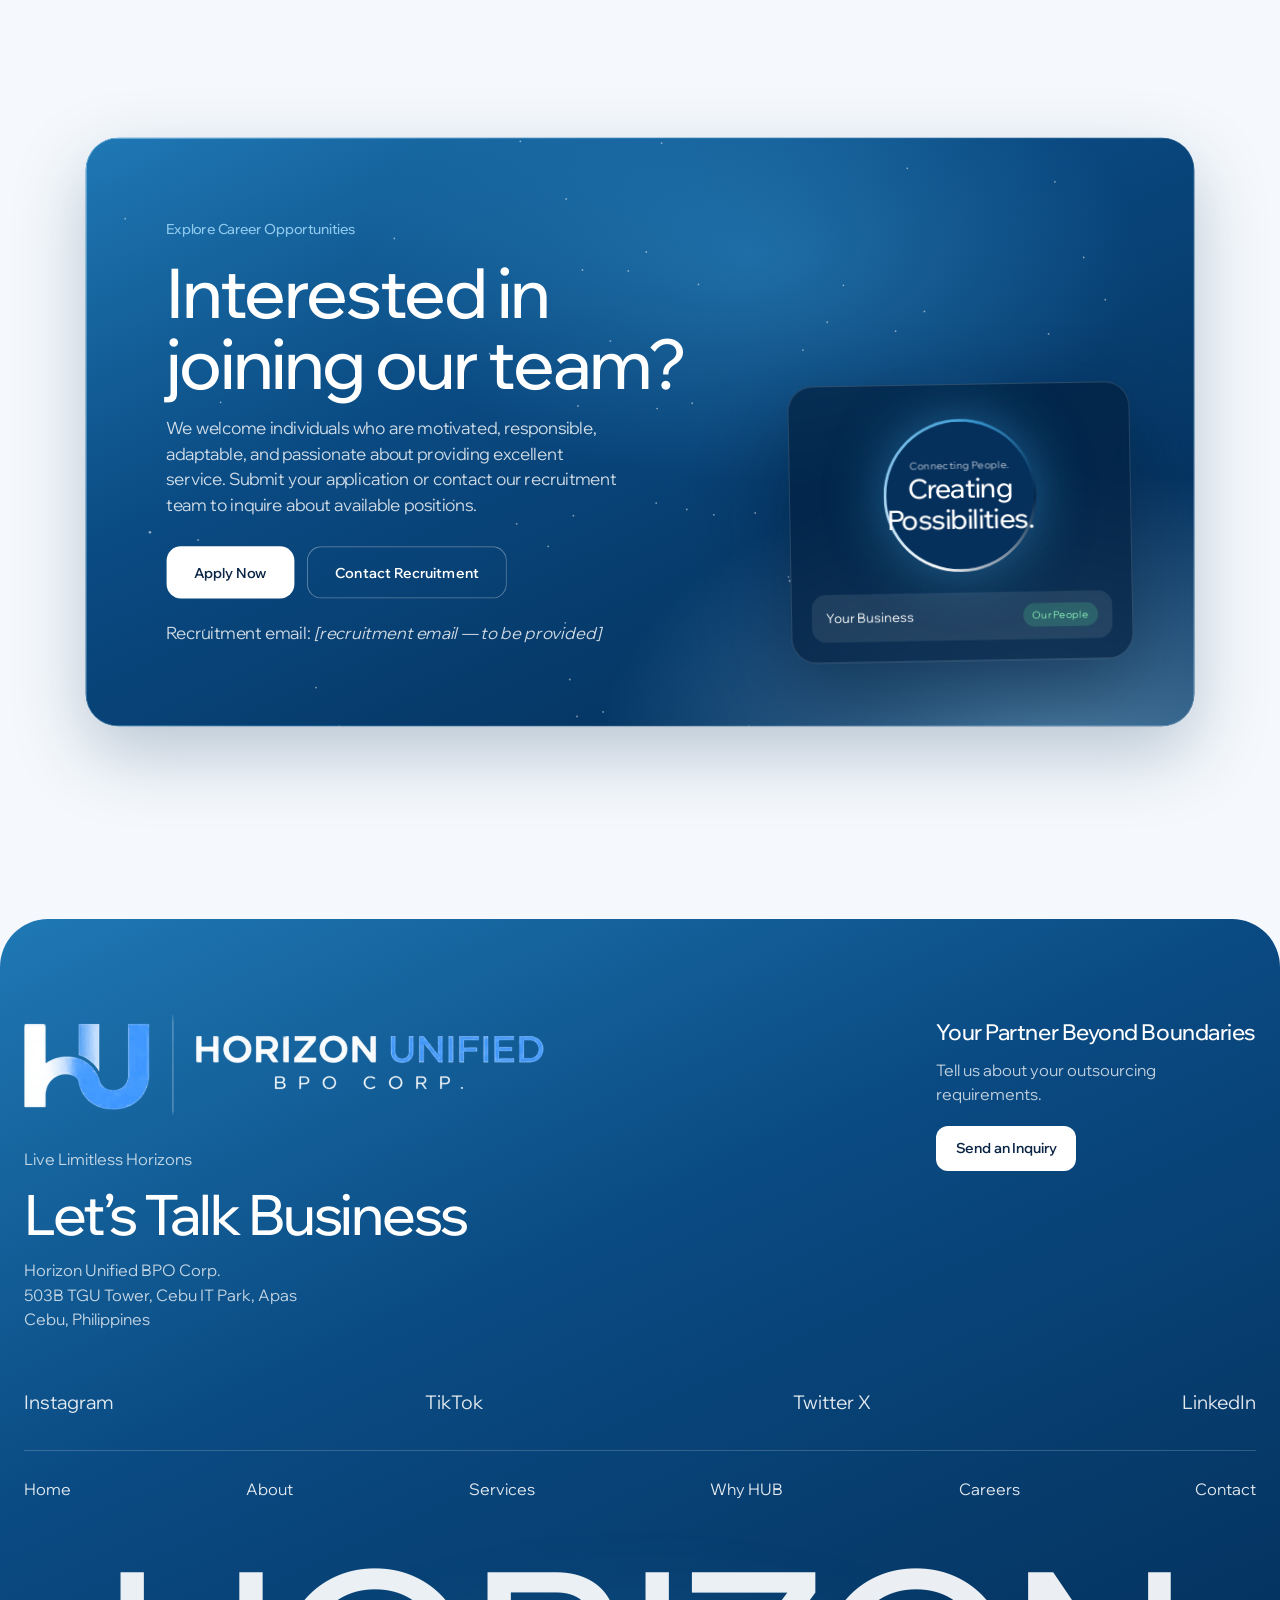
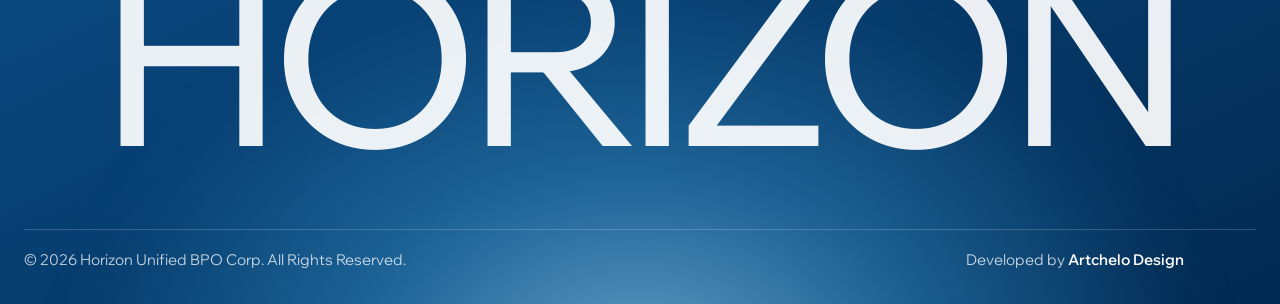
<file: careers.html>
<!DOCTYPE html>
<html lang="en">
<head>
  <meta charset="UTF-8">
  <meta name="viewport" content="width=device-width, initial-scale=1">
  <title>Careers | Horizon Unified BPO Corp. (HUB)</title>
  <meta name="description" content="Build your future with HUB. A professional, supportive workplace in Cebu IT Park serving international markets.">
  <meta name="theme-color" content="#0b2545">
  <link rel="icon" href="assets/logo/favicon.ico" sizes="any">
  <link rel="icon" type="image/png" sizes="32x32" href="assets/logo/favicon-32.png">
  <link rel="icon" type="image/png" sizes="192x192" href="assets/logo/favicon-192.png">
  <link rel="apple-touch-icon" href="assets/logo/favicon-180.png">
  <link rel="preconnect" href="https://fonts.googleapis.com">
  <link rel="preconnect" href="https://fonts.gstatic.com" crossorigin>
  <link href="https://fonts.googleapis.com/css2?family=Libre+Baskerville:ital@1&family=Wix+Madefor+Display:wght@400;500;600;700&display=swap" rel="stylesheet">
  <link rel="stylesheet" href="css/styles.css">
  <script src="js/main.js" defer></script>
  <script src="js/animations.js" defer></script>
</head>
<body>
  <header id="site-header"></header>

  <main>
    <section class="page-hero">
      <div class="stars" data-count="80"></div>
      <div class="glow blue" style="width:500px;height:500px;right:-8%;top:-12%;opacity:.3"></div>
      <div class="container relative">
        <span class="eyebrow reveal">Careers at HUB</span>
        <h1 class="reveal delay-1">Build your <span class="serif">future</span> with HUB</h1>
        <p class="section-lead reveal delay-2" style="color:#fff">Your Talent. Your Growth. Your Horizon.</p>
      </div>
    </section>

    <section class="section" style="padding-top:2rem">
      <div class="container split">
        <div class="reveal">
          <span class="eyebrow">Culture &amp; Workplace</span>
          <h2 class="section-title">Our people are essential to our <span class="serif">future</span></h2>
        </div>
        <div class="reveal delay-1">
          <p class="section-lead">At Horizon Unified BPO Corp., we believe that our people are essential to our future success.</p>
          <p style="margin-top:1.2rem;font-size:1.1rem">We aim to create a professional and supportive workplace where individuals can develop their skills, explore career opportunities, and contribute to meaningful business outcomes.</p>
        </div>
      </div>
    </section>

    <section class="hiw" style="padding-top:2rem">
      <div class="stars" data-count="50"></div>
      <div class="container">
        <div class="center" style="margin-bottom:3.5rem">
          <span class="eyebrow reveal">Why Consider a Career with HUB?</span>
        </div>
        <div class="grid grid-4">
          <article class="card reveal"><div class="icon-box" data-icon="trending"></div><h3>Professional Growth</h3><p>We value learning, skills development, and opportunities for career advancement.</p></article>
          <article class="card reveal delay-1" style="margin-top:2.5rem"><div class="icon-box" data-icon="handshake"></div><h3>Collaborative Environment</h3><p>We believe in teamwork, open communication, and mutual respect.</p></article>
          <article class="card reveal delay-2"><div class="icon-box" data-icon="globe"></div><h3>Meaningful Work</h3><p>Our employees will have opportunities to contribute to services supporting businesses and customers across international markets.</p></article>
          <article class="card reveal delay-3" style="margin-top:2.5rem"><div class="icon-box" data-icon="users"></div><h3>A Culture of Respect</h3><p>We aim to foster a workplace where individuals are treated fairly and encouraged to contribute their ideas.</p></article>
        </div>
      </div>
    </section>

    <section class="section" id="apply">
      <div class="container">
        <div class="cta-band reveal">
          <div class="nebula"></div><div class="stars" data-count="55"></div>
          <div class="cta-art" aria-hidden="true"><div class="mock"><div class="mock-ring"><div><span>Connecting People.</span><strong>Creating<br>Possibilities.</strong></div></div><div class="mock-row"><span>Your Business</span><span class="badge ok">Our People</span></div></div></div>
          <span class="eyebrow">Explore Career Opportunities</span>
          <h2>Interested in joining our team?</h2>
          <p>We welcome individuals who are motivated, responsible, adaptable, and passionate about providing excellent service. Submit your application or contact our recruitment team to inquire about available positions.</p>
          <div class="hero-actions">
            <a class="btn" href="contact.html#career-inquiries" data-mailto="RECRUITMENT_EMAIL">Apply Now</a>
            <a class="btn btn-ghost" href="contact.html#career-inquiries">Contact Recruitment</a>
          </div>
          <p class="form-note" style="margin-top:1.5rem">Recruitment email: <span class="placeholder" data-config="RECRUITMENT_EMAIL" style="font-style:italic">[recruitment email — to be provided]</span></p>
        </div>
      </div>
    </section>
  </main>

  <footer id="site-footer"></footer>
</body>
</html>
</file>
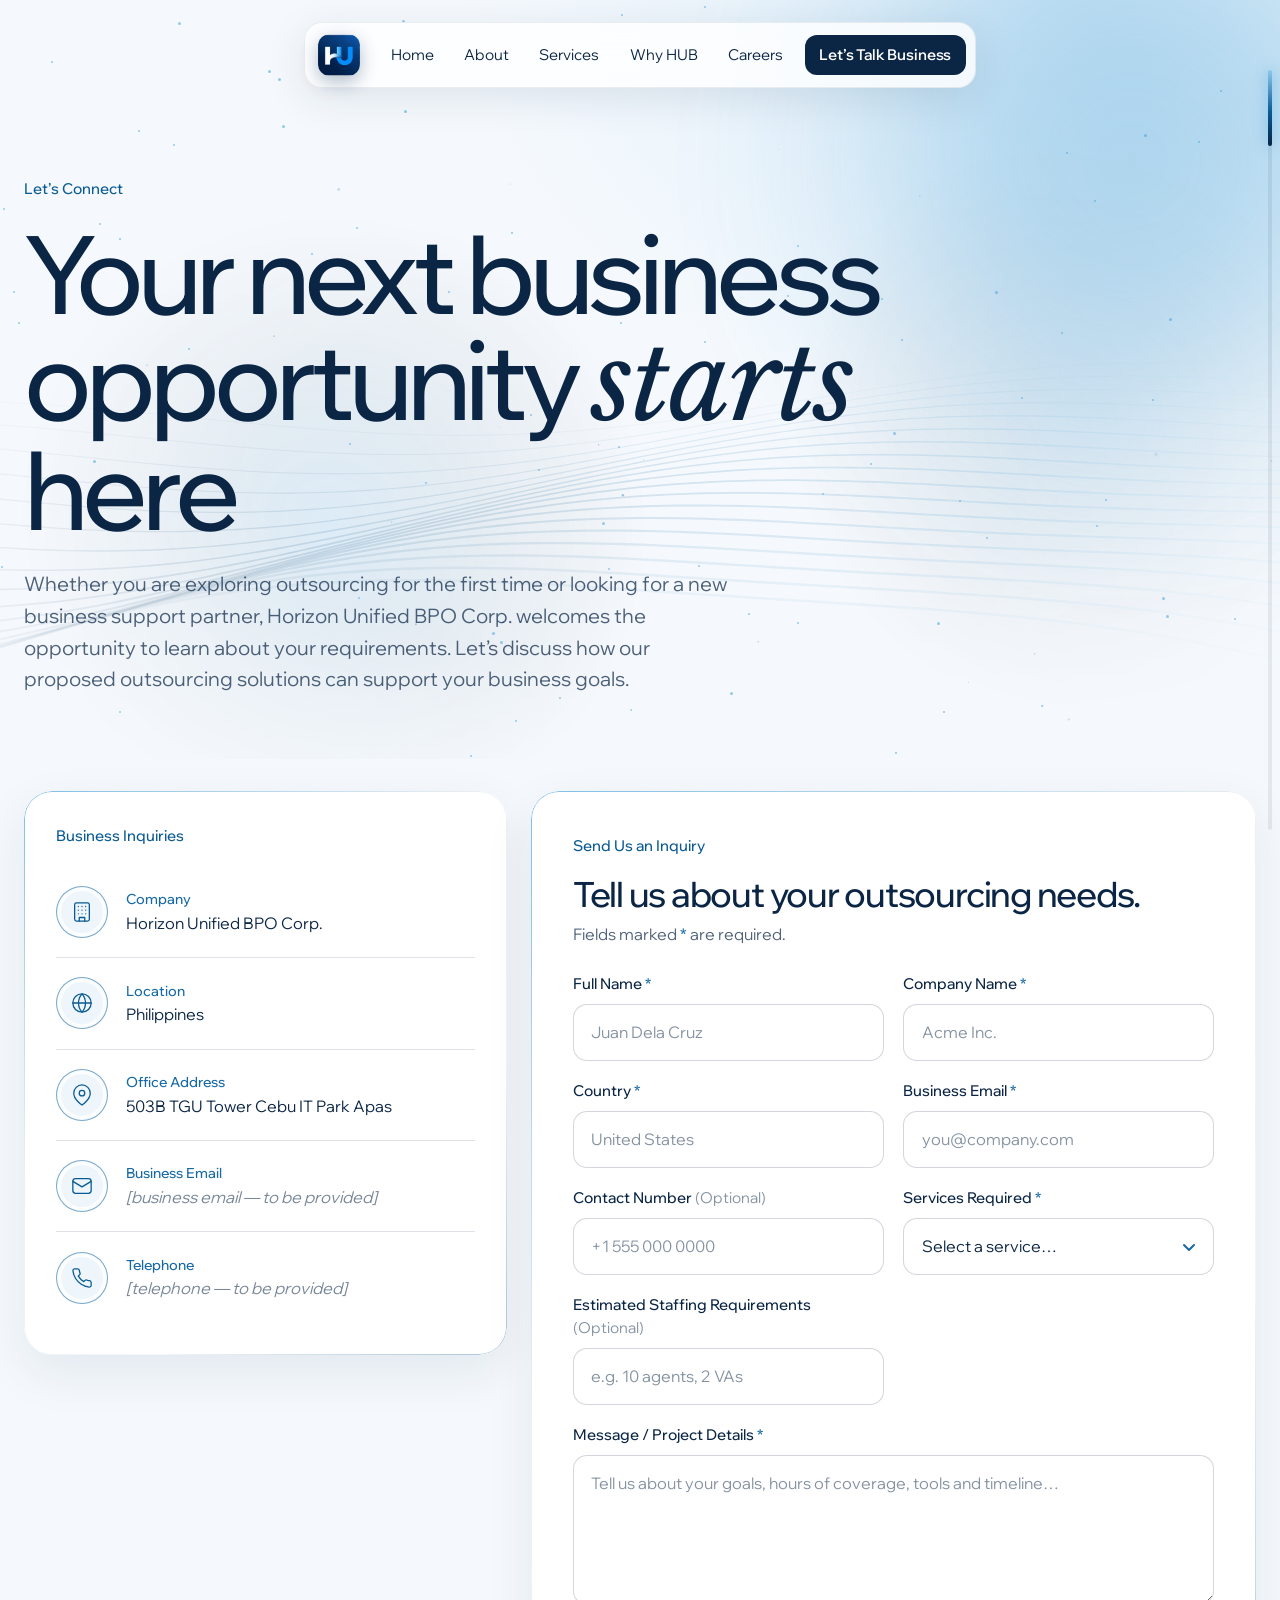
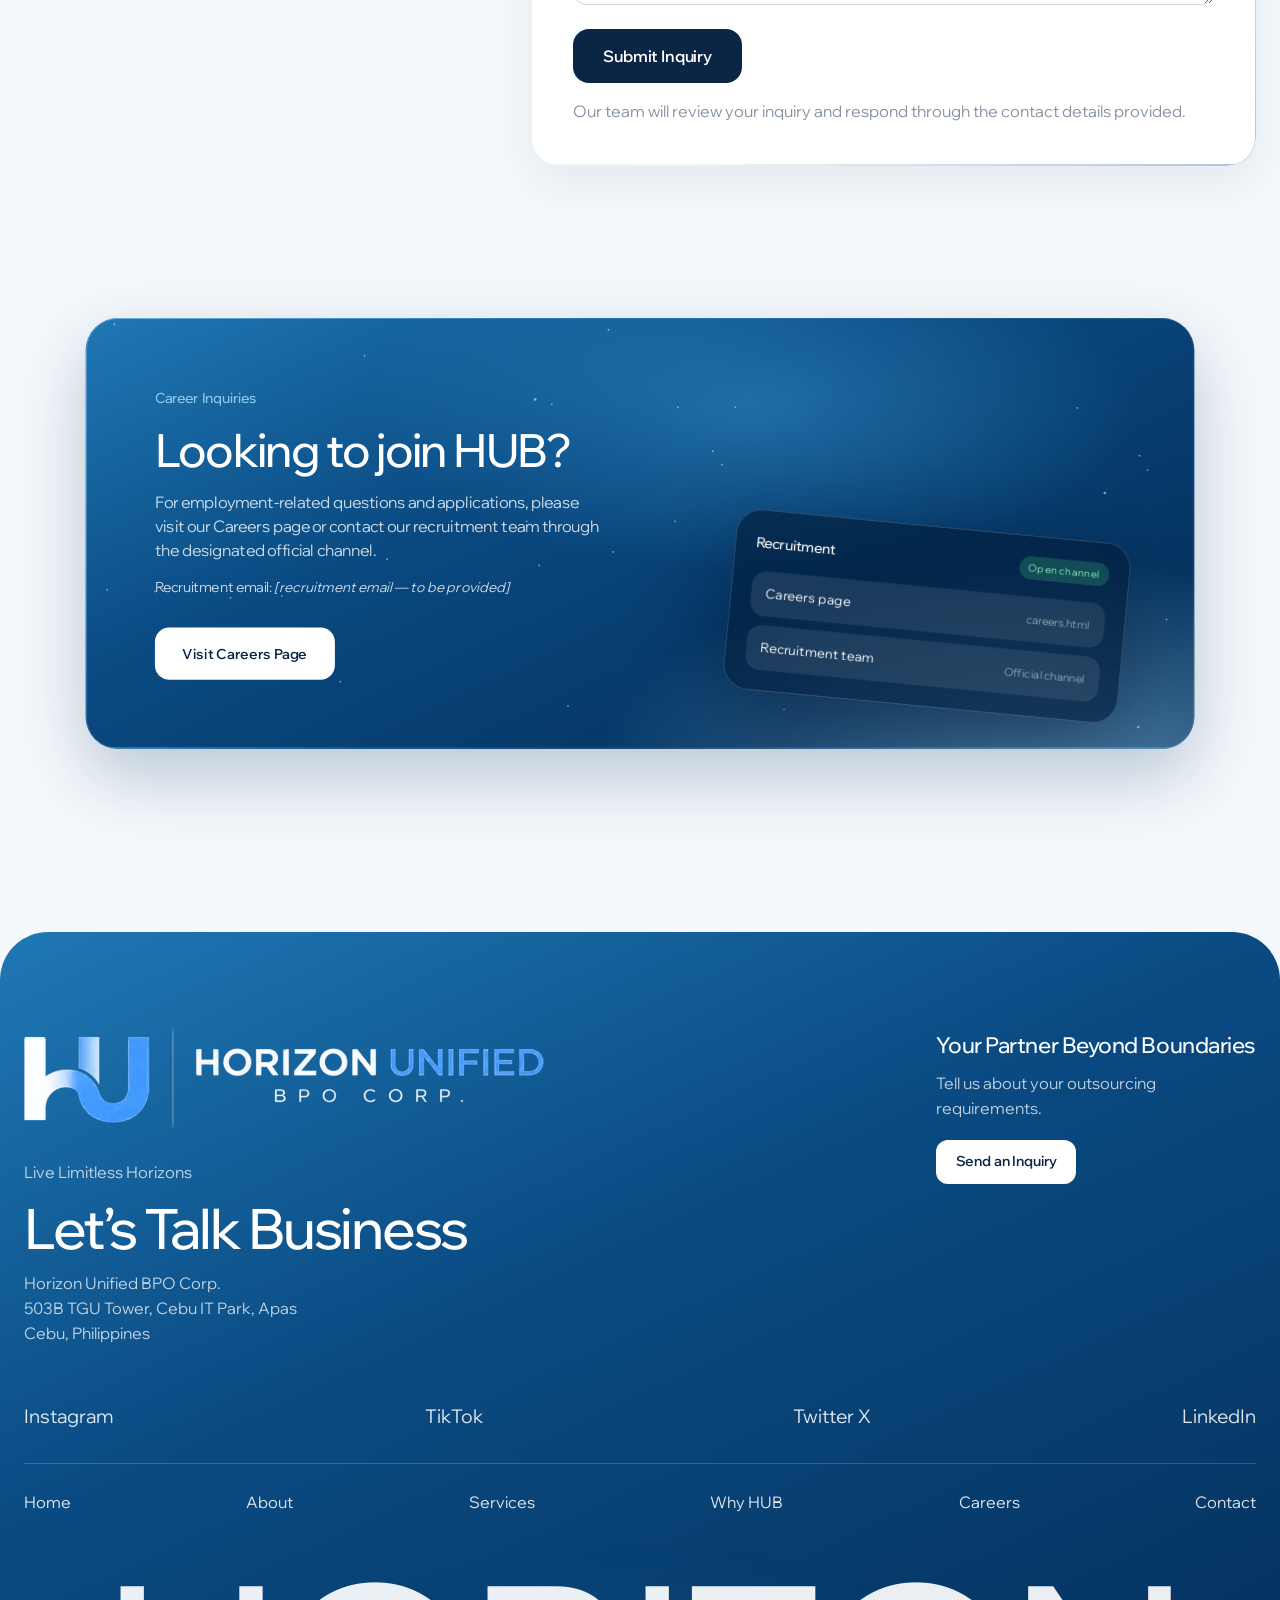
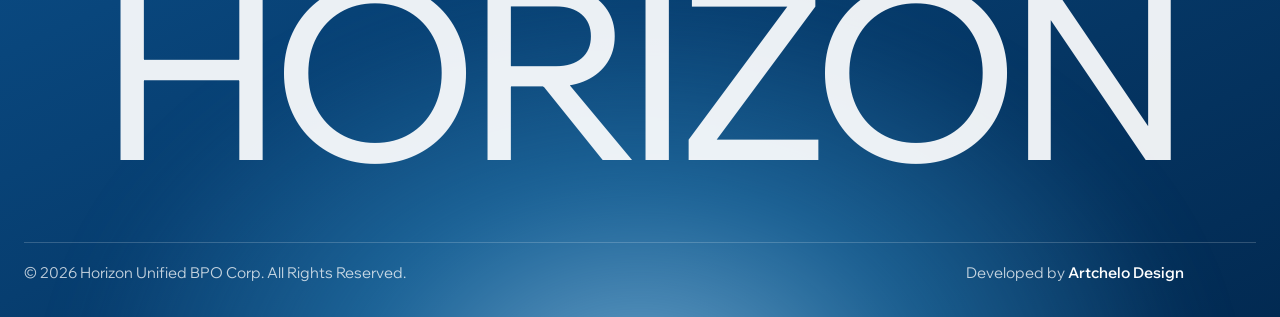
<file: contact.html>
<!DOCTYPE html>
<html lang="en">
<head>
  <meta charset="UTF-8">
  <meta name="viewport" content="width=device-width, initial-scale=1">
  <title>Contact Us | Horizon Unified BPO Corp. (HUB)</title>
  <meta name="description" content="Let's connect. Send a business inquiry to Horizon Unified BPO Corp., 503B TGU Tower, Cebu IT Park, Apas, Cebu, Philippines.">
  <meta name="theme-color" content="#0b2545">
  <link rel="icon" href="assets/logo/favicon.ico" sizes="any">
  <link rel="icon" type="image/png" sizes="32x32" href="assets/logo/favicon-32.png">
  <link rel="icon" type="image/png" sizes="192x192" href="assets/logo/favicon-192.png">
  <link rel="apple-touch-icon" href="assets/logo/favicon-180.png">
  <link rel="preconnect" href="https://fonts.googleapis.com">
  <link rel="preconnect" href="https://fonts.gstatic.com" crossorigin>
  <link href="https://fonts.googleapis.com/css2?family=Libre+Baskerville:ital@1&family=Wix+Madefor+Display:wght@400;500;600;700&display=swap" rel="stylesheet">
  <link rel="stylesheet" href="css/styles.css">
  <script src="js/main.js" defer></script>
  <script src="js/animations.js" defer></script>
  <style>
    .contact-layout { display: grid; grid-template-columns: .8fr 1.2fr; gap: 1.5rem; align-items: start; }
    @media (max-width: 900px) { .contact-layout { grid-template-columns: 1fr; } }
  </style>
</head>
<body>
  <header id="site-header"></header>

  <main>
    <section class="page-hero">
      <div class="stars" data-count="80"></div>
      <div class="glow violet" style="width:500px;height:500px;right:-8%;top:-12%;opacity:.32"></div>
      <div class="container relative">
        <span class="eyebrow reveal">Let’s Connect</span>
        <h1 class="reveal delay-1">Your next business opportunity <span class="serif">starts</span> here</h1>
        <p class="section-lead reveal delay-2">Whether you are exploring outsourcing for the first time or looking for a new business support partner, Horizon Unified BPO Corp. welcomes the opportunity to learn about your requirements. Let’s discuss how our proposed outsourcing solutions can support your business goals.</p>
      </div>
    </section>

    <section class="section" id="inquiry-section" style="padding-top:2rem">
      <div class="container">
        <div class="contact-layout">
          <aside class="card reveal">
            <span class="eyebrow">Business Inquiries</span>
            <ul class="info-list">
              <li><div class="icon-box" data-icon="building"></div><div><strong>Company</strong><span>Horizon Unified BPO Corp.</span></div></li>
              <li><div class="icon-box" data-icon="globe"></div><div><strong>Location</strong><span>Philippines</span></div></li>
              <li><div class="icon-box" data-icon="pin"></div><div><strong>Office Address</strong><span>503B TGU Tower Cebu IT Park Apas</span></div></li>
              <li><div class="icon-box" data-icon="mail"></div><div><strong>Business Email</strong><span class="placeholder" data-config="BUSINESS_EMAIL">[business email — to be provided]</span></div></li>
              <li><div class="icon-box" data-icon="phone"></div><div><strong>Telephone</strong><span class="placeholder" data-config="TELEPHONE">[telephone — to be provided]</span></div></li>
            </ul>
          </aside>

          <div class="card form-card reveal delay-1">
            <span class="eyebrow">Send Us an Inquiry</span>
            <h2 style="font-size:2.2rem;margin-bottom:.6rem">Tell us about your outsourcing needs.</h2>
            <p style="margin-bottom:1.6rem">Fields marked <span class="lilac">*</span> are required.</p>
            <div id="inquiry-form-slot"></div>
          </div>
        </div>
      </div>
    </section>

    <section class="section" id="career-inquiries" style="padding-top:0">
      <div class="container">
        <article class="panel reveal" style="min-height:0">
          <div class="nebula"></div><div class="stars" data-count="35"></div>
          <div>
            <span class="eyebrow">Career Inquiries</span>
            <h2 style="font-size:clamp(2rem,4vw,3.2rem)">Looking to join HUB?</h2>
            <p>For employment-related questions and applications, please visit our Careers page or contact our recruitment team through the designated official channel.</p>
            <p style="margin-top:1rem;font-size:.95rem">Recruitment email: <span class="placeholder" data-config="RECRUITMENT_EMAIL" style="font-style:italic">[recruitment email — to be provided]</span></p>
            <a href="careers.html" class="btn">Visit Careers Page</a>
          </div>
          <div class="panel-visual"><div class="mock"><div class="mock-head"><b>Recruitment</b><span class="badge ok">Open channel</span></div><div class="mock-row"><span>Careers page</span><small>careers.html</small></div><div class="mock-row"><span>Recruitment team</span><small>Official channel</small></div></div></div>
        </article>
      </div>
    </section>
  </main>

  <footer id="site-footer"></footer>
</body>
</html>
</file>
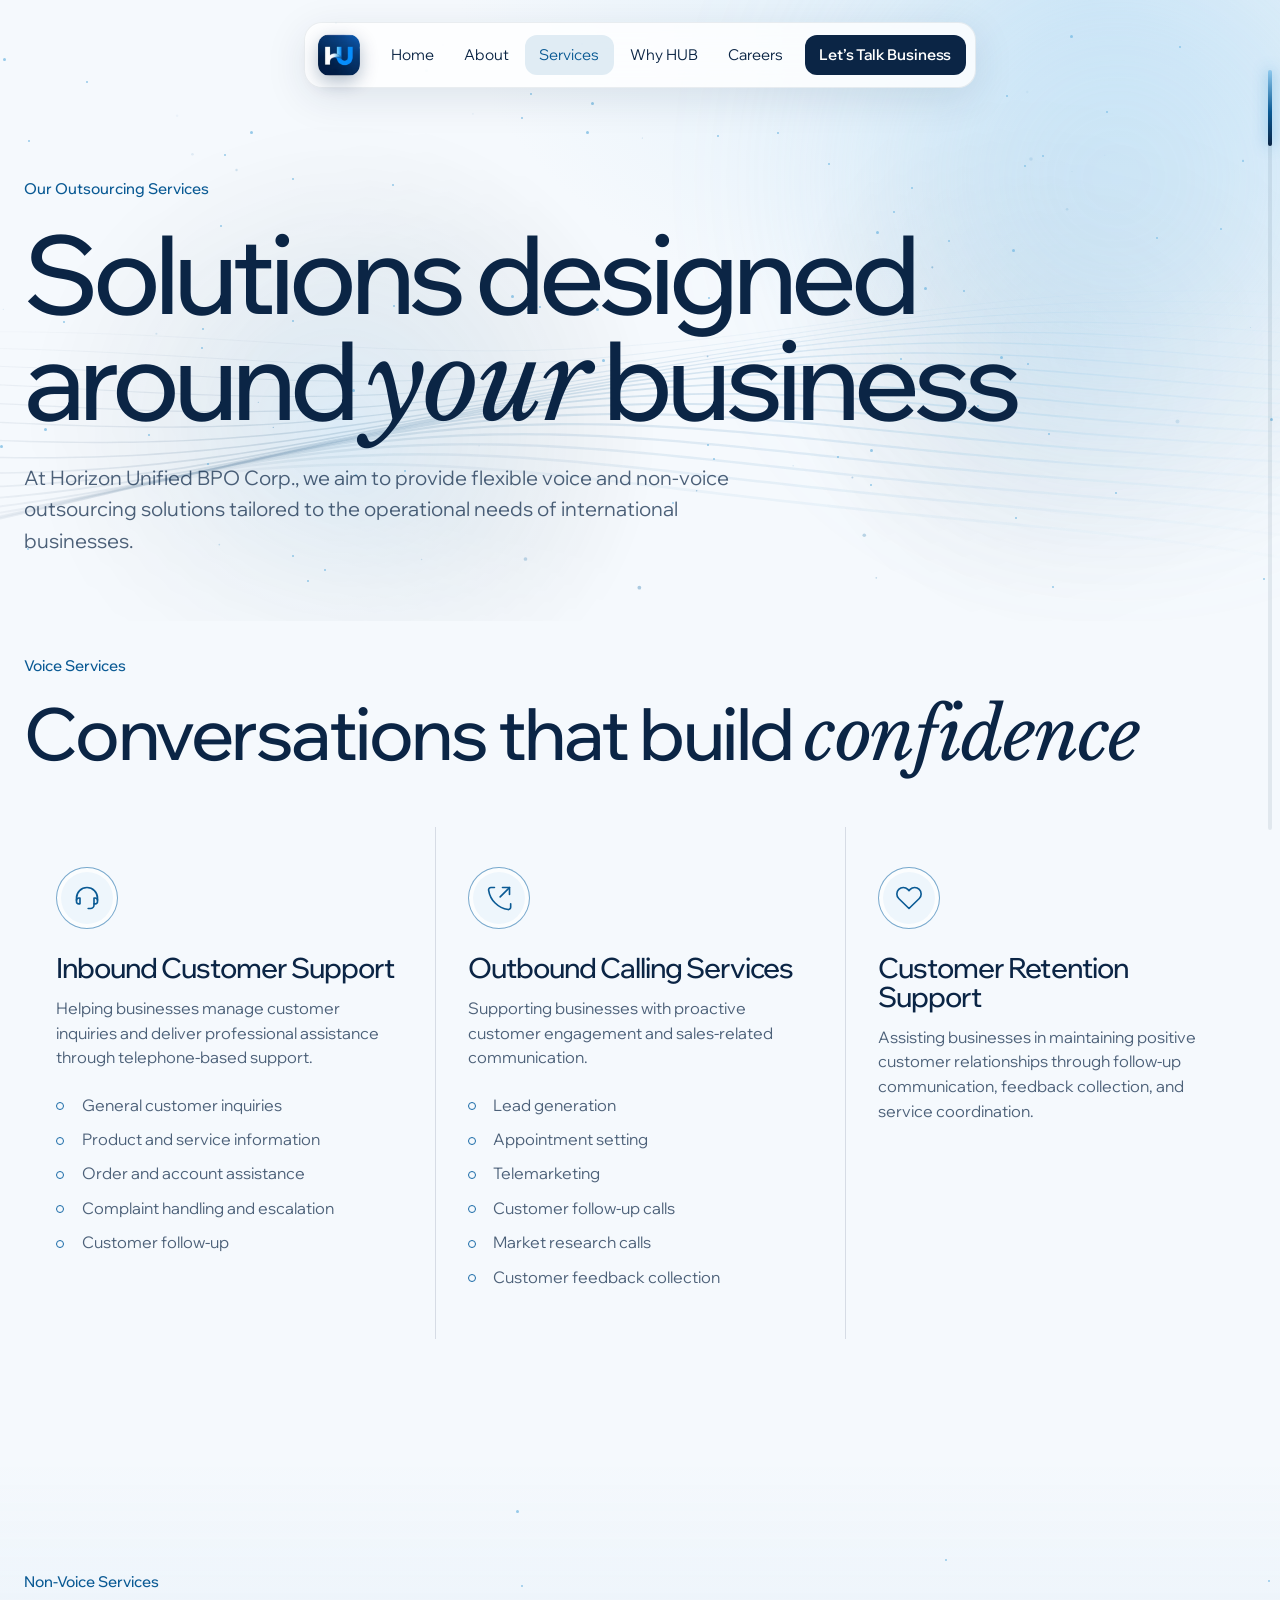
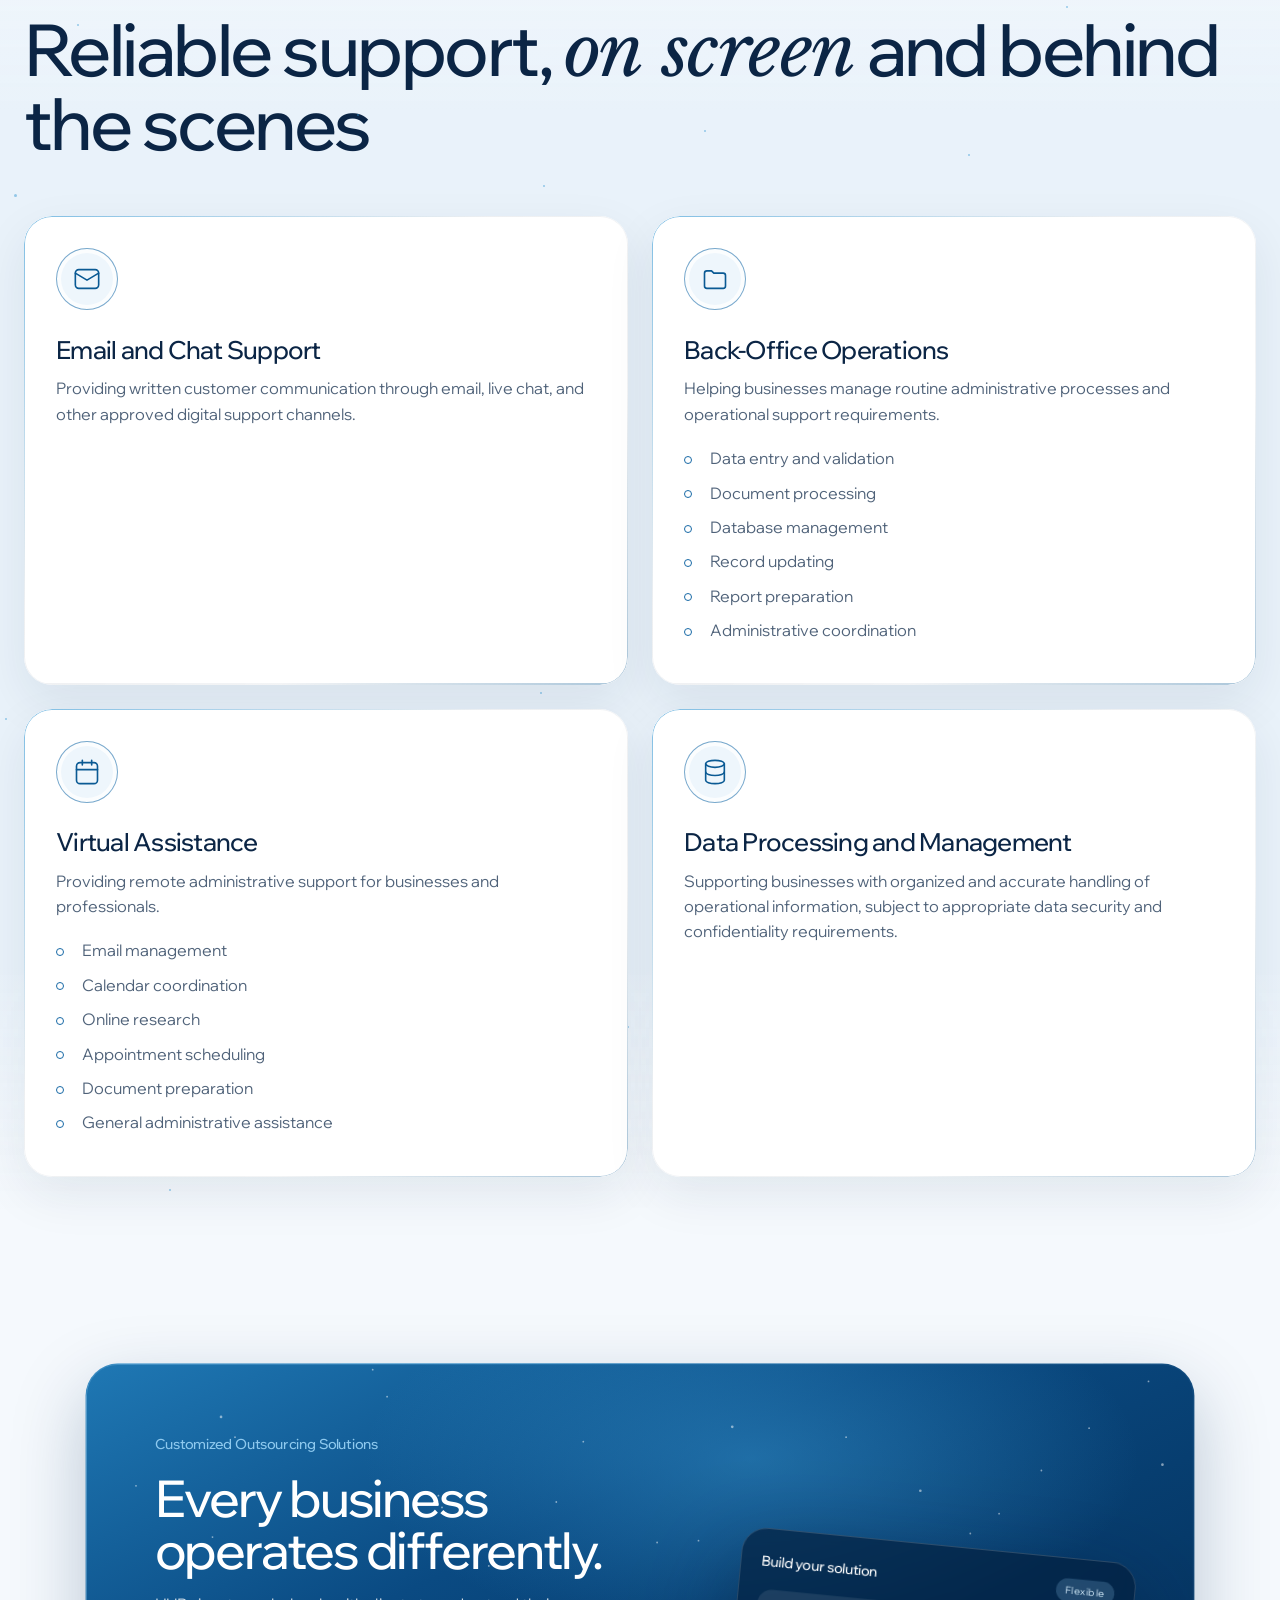
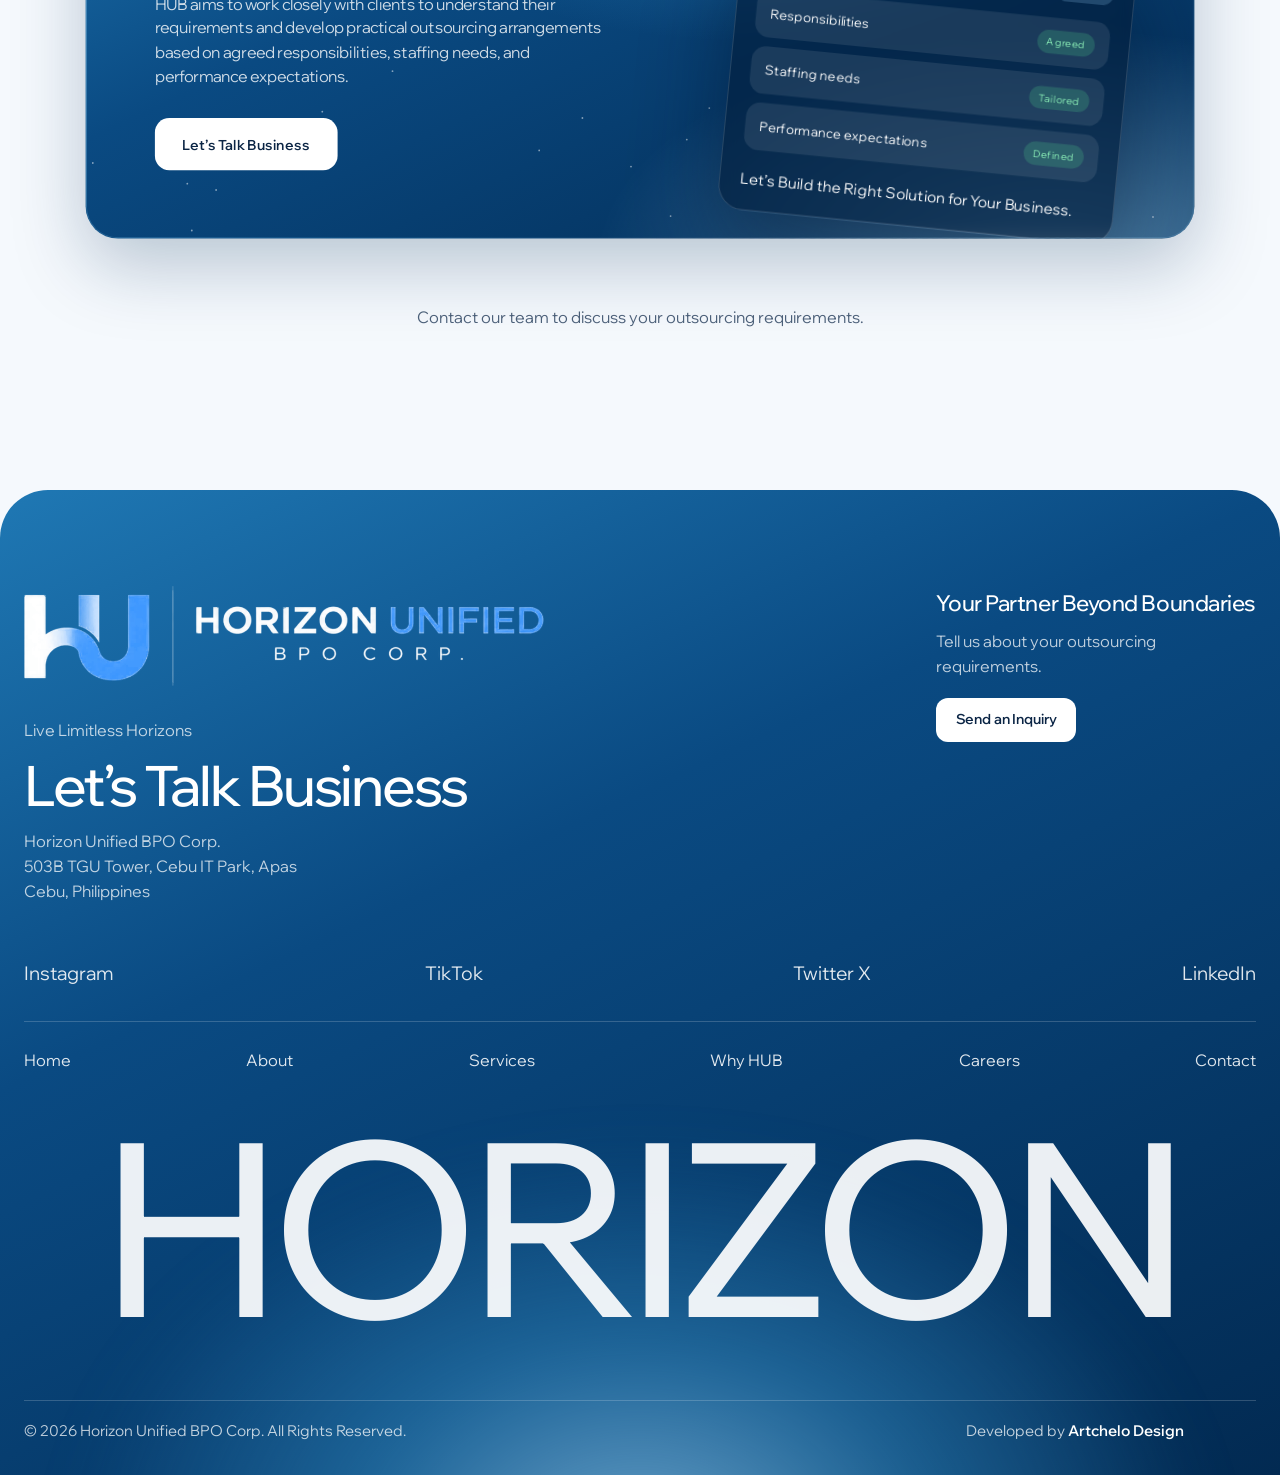
<file: services.html>
<!DOCTYPE html>
<html lang="en">
<head>
  <meta charset="UTF-8">
  <meta name="viewport" content="width=device-width, initial-scale=1">
  <title>Services | Horizon Unified BPO Corp. (HUB)</title>
  <meta name="description" content="Voice and non-voice outsourcing: inbound and outbound calling, customer retention, email and chat, back-office, virtual assistance and data processing.">
  <meta name="theme-color" content="#0b2545">
  <link rel="icon" href="assets/logo/favicon.ico" sizes="any">
  <link rel="icon" type="image/png" sizes="32x32" href="assets/logo/favicon-32.png">
  <link rel="icon" type="image/png" sizes="192x192" href="assets/logo/favicon-192.png">
  <link rel="apple-touch-icon" href="assets/logo/favicon-180.png">
  <link rel="preconnect" href="https://fonts.googleapis.com">
  <link rel="preconnect" href="https://fonts.gstatic.com" crossorigin>
  <link href="https://fonts.googleapis.com/css2?family=Libre+Baskerville:ital@1&family=Wix+Madefor+Display:wght@400;500;600;700&display=swap" rel="stylesheet">
  <link rel="stylesheet" href="css/styles.css">
  <script src="js/main.js" defer></script>
  <script src="js/animations.js" defer></script>
</head>
<body>
  <header id="site-header"></header>

  <main>
    <section class="page-hero">
      <div class="stars" data-count="80"></div>
      <div class="glow blue" style="width:480px;height:480px;right:-6%;top:-10%;opacity:.3"></div>
      <div class="container relative">
        <span class="eyebrow reveal">Our Outsourcing Services</span>
        <h1 class="reveal delay-1">Solutions designed around <span class="serif">your</span> business</h1>
        <p class="section-lead reveal delay-2">At Horizon Unified BPO Corp., we aim to provide flexible voice and non-voice outsourcing solutions tailored to the operational needs of international businesses.</p>
      </div>
    </section>

    <!-- VOICE -->
    <section class="section" id="voice" style="padding-top:2rem">
      <div class="container">
        <div style="margin-bottom:3.5rem">
          <span class="eyebrow reveal">Voice Services</span>
          <h2 class="section-title reveal delay-1">Conversations that build <span class="serif">confidence</span></h2>
        </div>
        <div class="cols3 reveal">
          <div>
            <div class="icon-box" data-icon="headset"></div>
            <h3>Inbound Customer Support</h3>
            <p style="margin-bottom:1.4rem">Helping businesses manage customer inquiries and deliver professional assistance through telephone-based support.</p>
            <ul class="check-list"><li>General customer inquiries</li><li>Product and service information</li><li>Order and account assistance</li><li>Complaint handling and escalation</li><li>Customer follow-up</li></ul>
          </div>
          <div>
            <div class="icon-box" data-icon="outbound"></div>
            <h3>Outbound Calling Services</h3>
            <p style="margin-bottom:1.4rem">Supporting businesses with proactive customer engagement and sales-related communication.</p>
            <ul class="check-list"><li>Lead generation</li><li>Appointment setting</li><li>Telemarketing</li><li>Customer follow-up calls</li><li>Market research calls</li><li>Customer feedback collection</li></ul>
          </div>
          <div>
            <div class="icon-box" data-icon="heart"></div>
            <h3>Customer Retention Support</h3>
            <p>Assisting businesses in maintaining positive customer relationships through follow-up communication, feedback collection, and service coordination.</p>
          </div>
        </div>
      </div>
    </section>

    <!-- NON-VOICE -->
    <section class="hiw" id="non-voice" style="padding-bottom:2rem">
      <div class="stars" data-count="50"></div>
      <div class="container">
        <div style="margin-bottom:3.5rem">
          <span class="eyebrow reveal">Non-Voice Services</span>
          <h2 class="section-title reveal delay-1">Reliable support, <span class="serif">on screen</span> and behind the scenes</h2>
        </div>
        <div class="grid grid-2">
          <article class="card reveal">
            <div class="icon-box" data-icon="mail"></div>
            <h3>Email and Chat Support</h3>
            <p>Providing written customer communication through email, live chat, and other approved digital support channels.</p>
          </article>
          <article class="card reveal delay-1">
            <div class="icon-box" data-icon="folder"></div>
            <h3>Back-Office Operations</h3>
            <p style="margin-bottom:1.2rem">Helping businesses manage routine administrative processes and operational support requirements.</p>
            <ul class="check-list"><li>Data entry and validation</li><li>Document processing</li><li>Database management</li><li>Record updating</li><li>Report preparation</li><li>Administrative coordination</li></ul>
          </article>
          <article class="card reveal">
            <div class="icon-box" data-icon="calendar"></div>
            <h3>Virtual Assistance</h3>
            <p style="margin-bottom:1.2rem">Providing remote administrative support for businesses and professionals.</p>
            <ul class="check-list"><li>Email management</li><li>Calendar coordination</li><li>Online research</li><li>Appointment scheduling</li><li>Document preparation</li><li>General administrative assistance</li></ul>
          </article>
          <article class="card reveal delay-1">
            <div class="icon-box" data-icon="database"></div>
            <h3>Data Processing and Management</h3>
            <p>Supporting businesses with organized and accurate handling of operational information, subject to appropriate data security and confidentiality requirements.</p>
          </article>
        </div>
      </div>
    </section>

    <!-- CUSTOM -->
    <section class="section" id="custom">
      <div class="container">
        <article class="panel reveal">
          <div class="nebula"></div><div class="stars" data-count="45"></div>
          <div>
            <span class="eyebrow">Customized Outsourcing Solutions</span>
            <h2>Every business operates differently.</h2>
            <p>HUB aims to work closely with clients to understand their requirements and develop practical outsourcing arrangements based on agreed responsibilities, staffing needs, and performance expectations.</p>
            <a href="contact.html" class="btn" data-open-modal>Let’s Talk Business</a>
          </div>
          <div class="panel-visual">
            <div class="mock">
              <div class="mock-head"><b>Build your solution</b><span class="badge">Flexible</span></div>
              <div class="mock-row"><span>Responsibilities</span><span class="badge ok">Agreed</span></div>
              <div class="mock-row"><span>Staffing needs</span><span class="badge ok">Tailored</span></div>
              <div class="mock-row"><span>Performance expectations</span><span class="badge ok">Defined</span></div>
              <p style="margin-top:1.2rem;color:#fff;font-size:1.05rem">Let’s Build the Right Solution for Your Business.</p>
            </div>
          </div>
        </article>
        <p class="center" style="margin-top:2.5rem">Contact our team to discuss your outsourcing requirements.</p>
      </div>
    </section>
  </main>

  <footer id="site-footer"></footer>
</body>
</html>
</file>
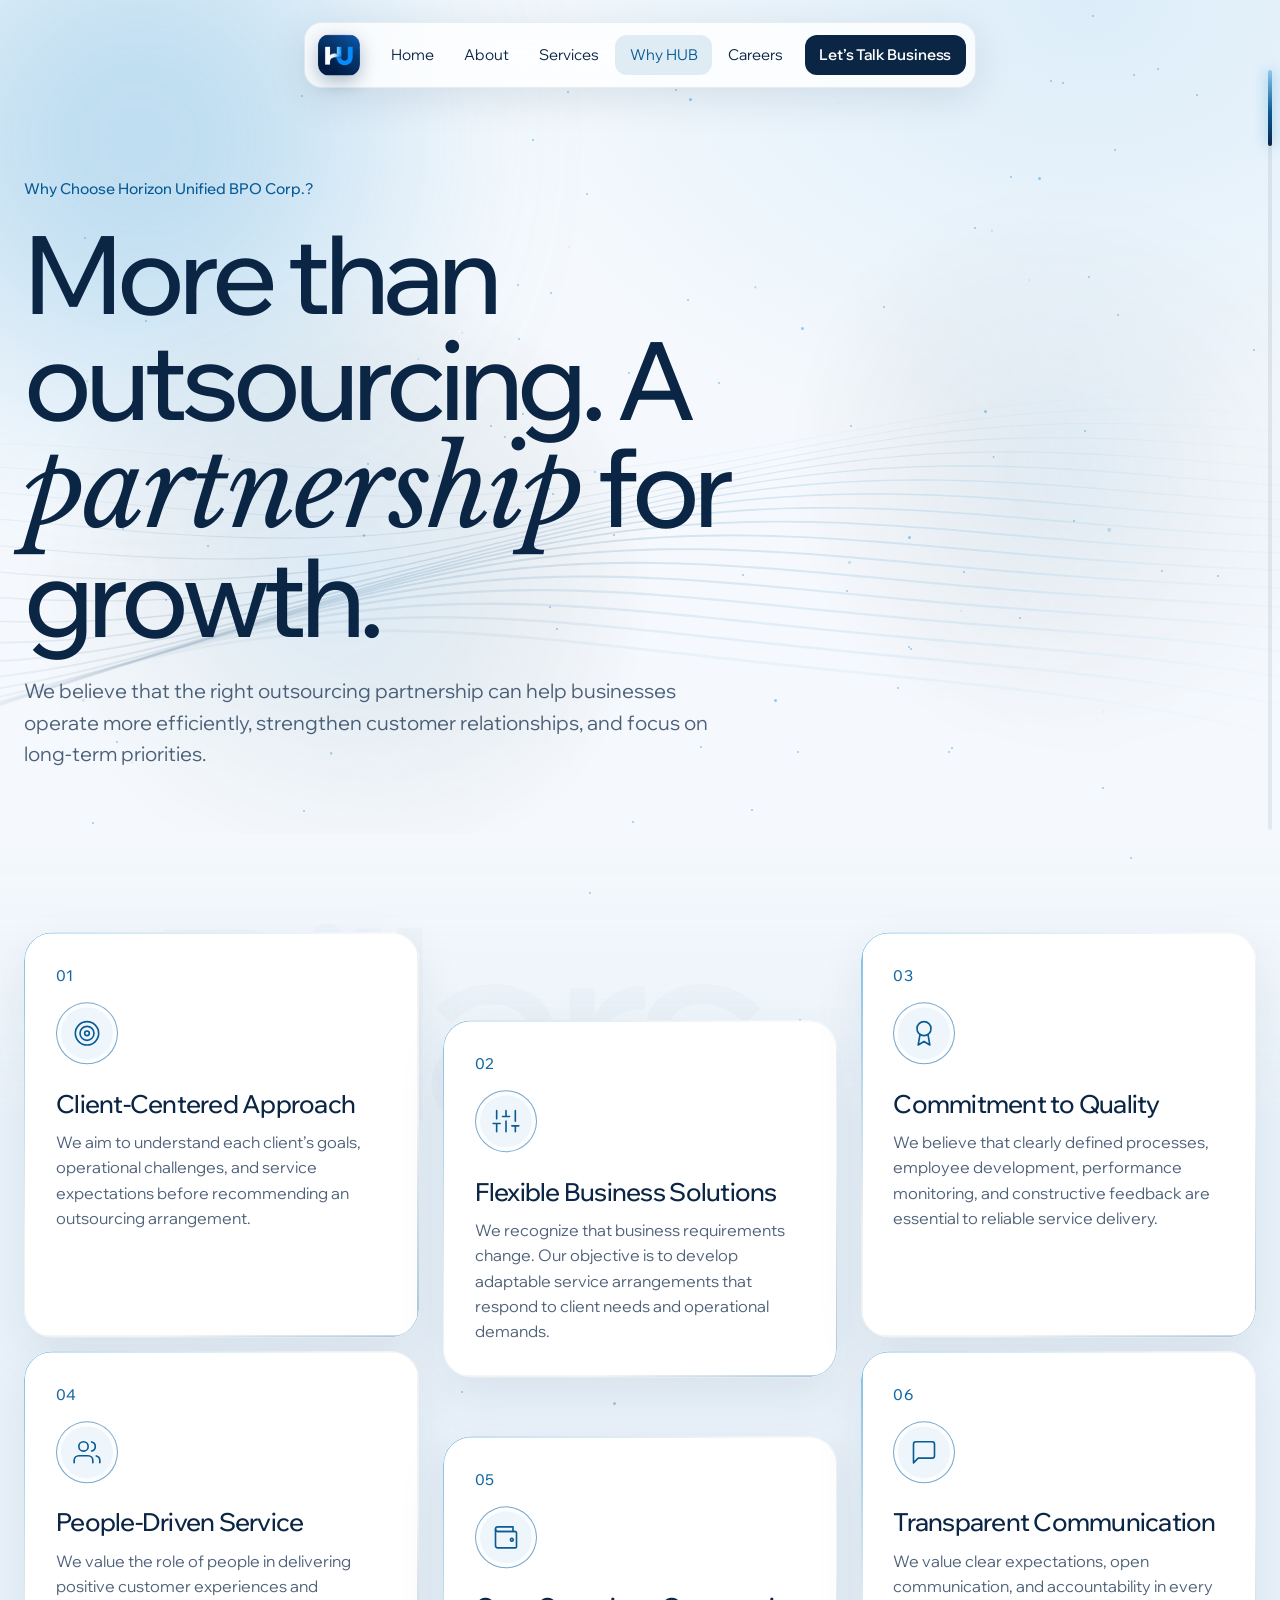
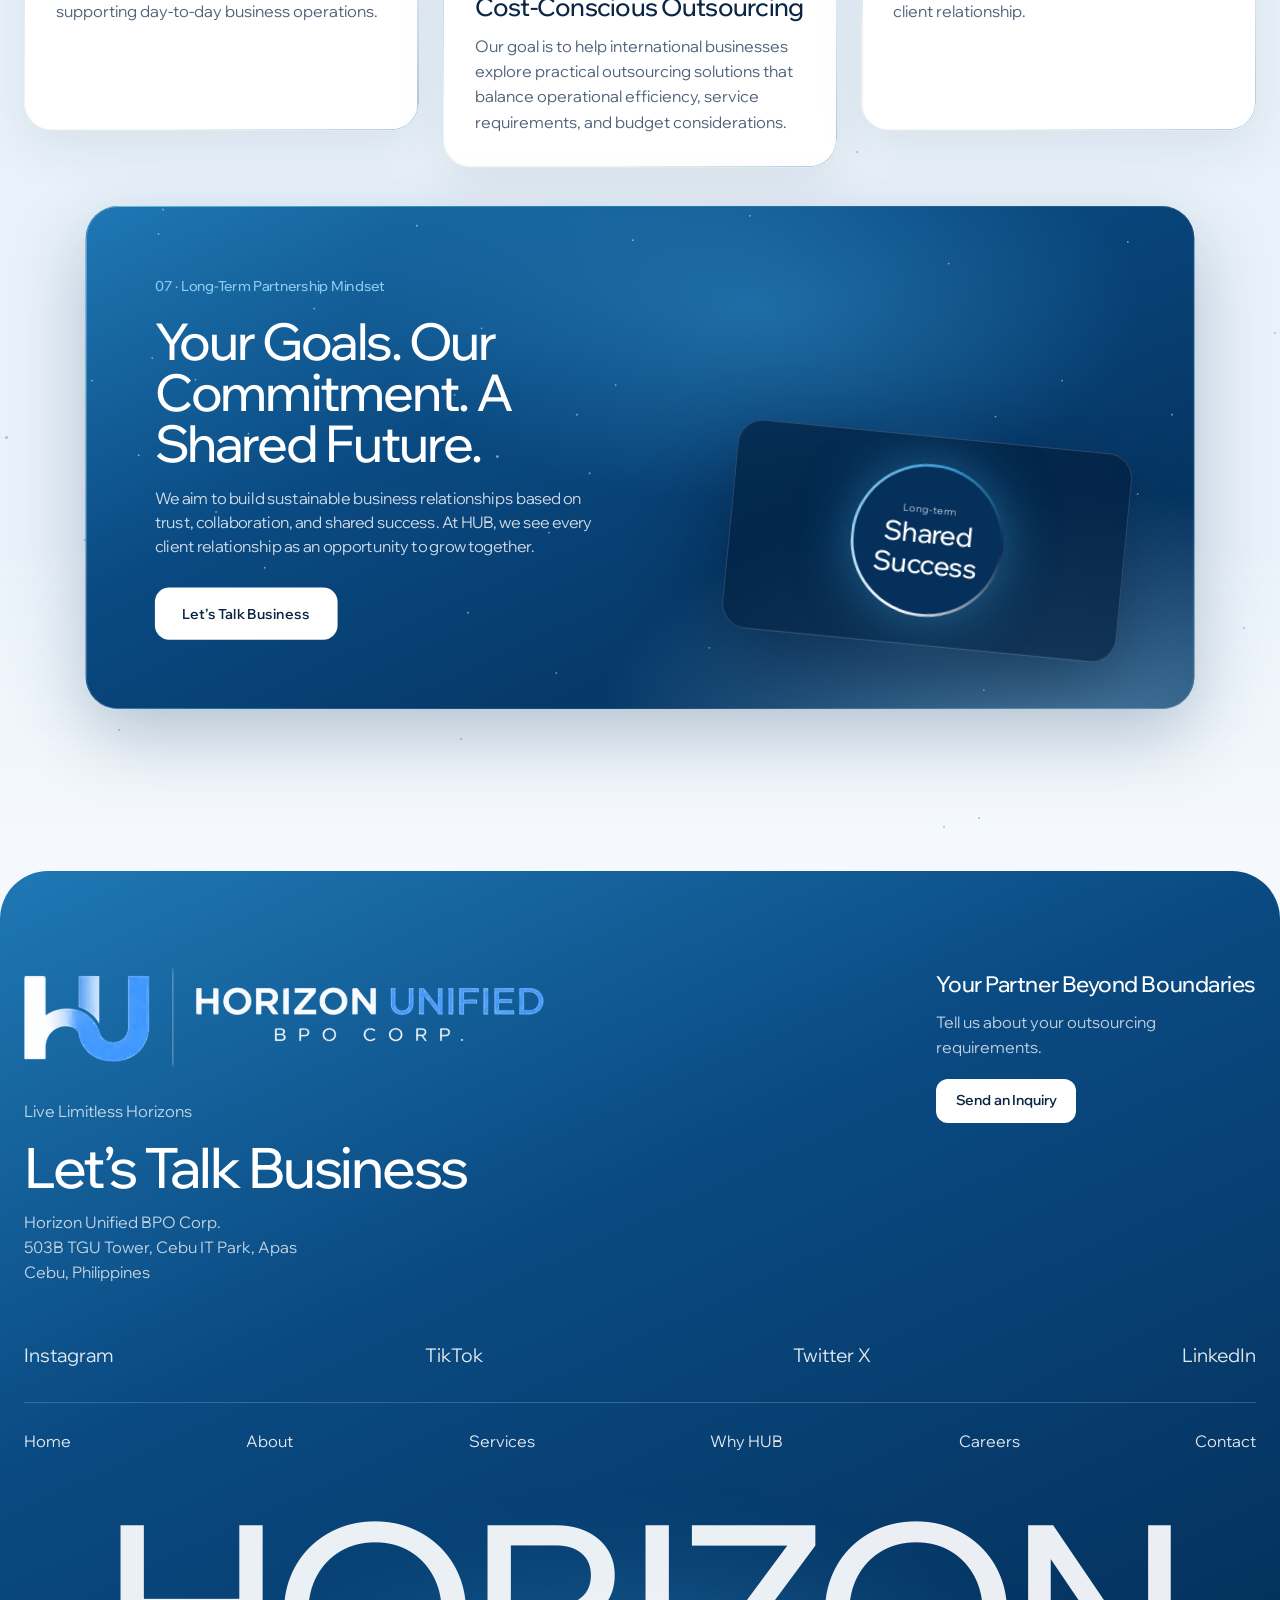
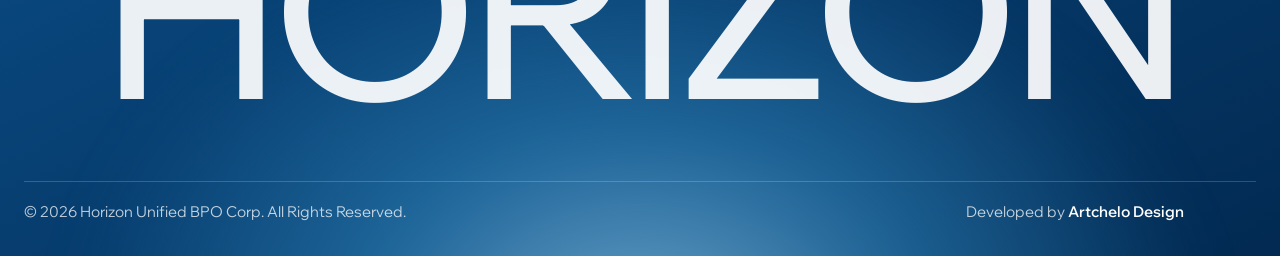
<file: why-hub.html>
<!DOCTYPE html>
<html lang="en">
<head>
  <meta charset="UTF-8">
  <meta name="viewport" content="width=device-width, initial-scale=1">
  <title>Why Choose HUB | Horizon Unified BPO Corp.</title>
  <meta name="description" content="More than outsourcing — a partnership for growth. Seven pillars that define how Horizon Unified BPO Corp. works with clients.">
  <meta name="theme-color" content="#0b2545">
  <link rel="icon" href="assets/logo/favicon.ico" sizes="any">
  <link rel="icon" type="image/png" sizes="32x32" href="assets/logo/favicon-32.png">
  <link rel="icon" type="image/png" sizes="192x192" href="assets/logo/favicon-192.png">
  <link rel="apple-touch-icon" href="assets/logo/favicon-180.png">
  <link rel="preconnect" href="https://fonts.googleapis.com">
  <link rel="preconnect" href="https://fonts.gstatic.com" crossorigin>
  <link href="https://fonts.googleapis.com/css2?family=Libre+Baskerville:ital@1&family=Wix+Madefor+Display:wght@400;500;600;700&display=swap" rel="stylesheet">
  <link rel="stylesheet" href="css/styles.css">
  <script src="js/main.js" defer></script>
  <script src="js/animations.js" defer></script>
</head>
<body>
  <header id="site-header"></header>

  <main>
    <section class="page-hero">
      <div class="stars" data-count="80"></div>
      <div class="glow violet" style="width:480px;height:480px;left:-8%;top:-12%;opacity:.3"></div>
      <div class="container relative">
        <span class="eyebrow reveal">Why Choose Horizon Unified BPO Corp.?</span>
        <h1 class="reveal delay-1">More than outsourcing. A <span class="serif">partnership</span> for growth.</h1>
        <p class="section-lead reveal delay-2">We believe that the right outsourcing partnership can help businesses operate more efficiently, strengthen customer relationships, and focus on long-term priorities.</p>
      </div>
    </section>

    <section class="hiw" style="padding-top:2rem">
      <div class="stars" data-count="50"></div>
      <div class="ghost-word" aria-hidden="true" style="top:0">Pillars</div>
      <div class="container" style="padding-top:5rem">
        <div class="grid grid-3">
          <article class="card reveal"><span class="num-badge">01</span><div class="icon-box" data-icon="target"></div><h3>Client-Centered Approach</h3><p>We aim to understand each client’s goals, operational challenges, and service expectations before recommending an outsourcing arrangement.</p></article>
          <article class="card reveal delay-1" style="margin-top:3rem"><span class="num-badge">02</span><div class="icon-box" data-icon="sliders"></div><h3>Flexible Business Solutions</h3><p>We recognize that business requirements change. Our objective is to develop adaptable service arrangements that respond to client needs and operational demands.</p></article>
          <article class="card reveal delay-2"><span class="num-badge">03</span><div class="icon-box" data-icon="award"></div><h3>Commitment to Quality</h3><p>We believe that clearly defined processes, employee development, performance monitoring, and constructive feedback are essential to reliable service delivery.</p></article>
          <article class="card reveal"><span class="num-badge">04</span><div class="icon-box" data-icon="users"></div><h3>People-Driven Service</h3><p>We value the role of people in delivering positive customer experiences and supporting day-to-day business operations.</p></article>
          <article class="card reveal delay-1" style="margin-top:3rem"><span class="num-badge">05</span><div class="icon-box" data-icon="wallet"></div><h3>Cost-Conscious Outsourcing</h3><p>Our goal is to help international businesses explore practical outsourcing solutions that balance operational efficiency, service requirements, and budget considerations.</p></article>
          <article class="card reveal delay-2"><span class="num-badge">06</span><div class="icon-box" data-icon="message"></div><h3>Transparent Communication</h3><p>We value clear expectations, open communication, and accountability in every client relationship.</p></article>
        </div>
        <div class="panel reveal" style="margin-top:1.5rem">
          <div class="nebula"></div><div class="stars" data-count="40"></div>
          <div>
            <span class="eyebrow">07 · Long-Term Partnership Mindset</span>
            <h2>Your Goals. Our Commitment. A Shared Future.</h2>
            <p>We aim to build sustainable business relationships based on trust, collaboration, and shared success. At HUB, we see every client relationship as an opportunity to grow together.</p>
            <a href="contact.html" class="btn" data-open-modal>Let’s Talk Business</a>
          </div>
          <div class="panel-visual"><div class="mock"><div class="mock-ring" style="margin-block:.5rem"><div><span>Long-term</span><strong>Shared<br>Success</strong></div></div></div></div>
        </div>
      </div>
    </section>
  </main>

  <footer id="site-footer"></footer>
</body>
</html>
</file>
<file: css/styles.css>
/* ==========================================================
   Horizon Unified BPO Corp. (HUB) — v2 design system
   Style direction: near-black canvas, floating pill nav, giant tight-tracked
   type with serif-italic accents, outlined icon chips, staggered glass cards,
   gradient-bordered panels, nebula glows, oversized footer wordmark.
   Website design & branding by Artchelo Design
   ========================================================== */

:root {
  --bg: #0c0b0c;
  --bg-soft: #141315;
  --text: #ffffff;
  --muted: rgba(255, 255, 255, .62);
  --dim: rgba(255, 255, 255, .38);
  --line: rgba(255, 255, 255, .14);
  --glass: rgba(255, 255, 255, .06);
  --lilac: #b79cff;
  --lilac-2: #e6c9ff;
  --violet: #6a35f0;
  --blue: #2a2cff;
  --ember: #ff5a4f;
  --radius-lg: 36px;
  --radius: 28px;
  --font: "Wix Madefor Display", "Inter", system-ui, sans-serif;
  --serif: "Libre Baskerville", Georgia, serif;
  --max: 1280px;
  /* compatibility aliases used by the shared JS-rendered form/modal markup */
  --cyan: var(--lilac);
  --surface: var(--glass);
  --border: var(--line);
}

*, *::before, *::after { box-sizing: border-box; }
html { scroll-behavior: smooth; overflow-x: clip; }
body {
  margin: 0; font-family: var(--font); background: var(--bg); color: var(--text);
  line-height: 1.55; -webkit-font-smoothing: antialiased; overflow-x: hidden; font-weight: 400;
}
img, svg { max-width: 100%; display: block; }
a { color: inherit; text-decoration: none; }
ul { margin: 0; padding: 0; list-style: none; }
h1, h2, h3, h4, p { margin: 0; }
h1, h2, h3 { font-weight: 500; letter-spacing: -.035em; line-height: 1.02; }
p { color: var(--muted); }
::selection { background: rgba(106, 53, 240, .6); }

.container { width: min(100% - 3rem, var(--max)); margin-inline: auto; }
.section { padding: clamp(4.5rem, 10vw, 9rem) 0; position: relative; }
.center { text-align: center; }
.relative { position: relative; z-index: 2; }
.serif { font-family: var(--serif); font-style: italic; font-weight: 400; letter-spacing: -.02em; }
.lilac { color: var(--lilac); }

/* ---------- Starfield ---------- */
.stars { position: absolute; inset: 0; overflow: hidden; pointer-events: none; z-index: 0; }
.stars i { position: absolute; width: 2px; height: 2px; border-radius: 50%; background: #fff; opacity: .5; animation: twinkle 4s ease-in-out infinite; }
@keyframes twinkle { 0%, 100% { opacity: .15; } 50% { opacity: .8; } }
.glow { position: absolute; border-radius: 50%; filter: blur(110px); pointer-events: none; z-index: 0; }
.glow.violet { background: var(--violet); opacity: .5; }
.glow.blue { background: var(--blue); opacity: .45; }

/* ---------- Floating pill nav ---------- */
.site-header { position: fixed; top: 22px; left: 0; right: 0; z-index: 100; display: flex; justify-content: center; pointer-events: none; }
.nav {
  pointer-events: auto; display: flex; align-items: center; gap: .3rem; padding: .5rem .6rem;
  background: rgba(36, 34, 38, .72); backdrop-filter: blur(18px); -webkit-backdrop-filter: blur(18px);
  border: 1px solid rgba(255, 255, 255, .06); border-radius: 18px;
}
.logo { display: inline-flex; align-items: center; gap: .55rem; font-weight: 600; letter-spacing: -.02em; font-size: 1.05rem; padding: .35rem .7rem .35rem .45rem; }
.logo .dot { width: 26px; height: 26px; border-radius: 50%; border: 1.5px solid #fff; position: relative; flex: none; }
.logo .dot::before, .logo .dot::after { content: ""; position: absolute; inset: 4px; border: 1.5px solid var(--lilac); border-radius: 50%; }
.logo .dot::after { inset: 8px; border-color: #fff; }
.logo-text small { display: none; }
.nav-links { display: flex; align-items: center; gap: .1rem; }
.nav-links a { font-size: .92rem; color: rgba(255, 255, 255, .85); padding: .55rem .9rem; border-radius: 12px; transition: background .2s, color .2s; }
.nav-links a:hover { background: rgba(255, 255, 255, .08); }
.nav-links a.active { background: rgba(255, 255, 255, .1); }
.nav-links .nav-cta { background: #fff; color: #0c0b0c; font-weight: 600; margin-left: .35rem; }
.nav-links .nav-cta:hover { background: var(--lilac-2); }
.menu-toggle { display: none; background: none; border: 0; color: #fff; width: 42px; height: 38px; cursor: pointer; margin-left: .2rem; }
.menu-toggle span { display: block; width: 18px; height: 1.8px; background: currentColor; margin: 5px auto; transition: transform .3s, opacity .3s; }
.menu-toggle.open span:nth-child(1) { transform: translateY(6.8px) rotate(45deg); }
.menu-toggle.open span:nth-child(2) { opacity: 0; }
.menu-toggle.open span:nth-child(3) { transform: translateY(-6.8px) rotate(-45deg); }

/* ---------- Buttons ---------- */
.btn {
  display: inline-flex; align-items: center; justify-content: center; gap: .6rem; cursor: pointer; border: 0;
  font-family: var(--font); font-weight: 600; font-size: .98rem; letter-spacing: -.01em; padding: 1.05rem 1.9rem; border-radius: 16px;
  background: #fff; color: #0c0b0c; transition: transform .25s, background .25s, box-shadow .25s;
}
.btn:hover { transform: translateY(-2px); background: var(--lilac-2); box-shadow: 0 10px 40px rgba(183, 156, 255, .35); }
.btn-primary { background: #fff; color: #0c0b0c; }
.btn-ghost { background: transparent; color: #fff; box-shadow: inset 0 0 0 1px var(--line); }
.btn-ghost:hover { background: rgba(255, 255, 255, .08); color: #fff; box-shadow: inset 0 0 0 1px rgba(255, 255, 255, .4); }
.btn-sm { padding: .7rem 1.2rem; font-size: .88rem; border-radius: 12px; }
.btn[disabled] { opacity: .6; cursor: not-allowed; transform: none; }
.btn svg { width: 18px; height: 18px; stroke: currentColor; fill: none; stroke-width: 2; stroke-linecap: round; stroke-linejoin: round; }

.eyebrow { display: inline-block; font-size: .95rem; color: var(--lilac); letter-spacing: 0; margin-bottom: 1.2rem; font-weight: 500; }
.eyebrow::before, .eyebrow::after { display: none; }
.grad-text { background: linear-gradient(180deg, #fff 30%, var(--lilac) 120%); -webkit-background-clip: text; background-clip: text; color: transparent; }
.section-title { font-size: clamp(2.3rem, 5.6vw, 4.6rem); }
.section-lead { font-size: clamp(1.05rem, 1.6vw, 1.3rem); max-width: 720px; color: var(--muted); }
.center .section-lead { margin-inline: auto; }

/* ---------- HERO ---------- */
.hero { min-height: 100vh; position: relative; display: grid; align-items: center; overflow: hidden; padding: 9rem 0 9rem; }
.hero-note {
  position: absolute; bottom: 32px; right: clamp(1rem, 3vw, 2.5rem); z-index: 3; display: flex; align-items: center; gap: 1.4rem;
  padding: 1.1rem 1.1rem 1.1rem 1.6rem; background: rgba(255, 255, 255, .06); border: 1px solid rgba(255, 255, 255, .05); border-radius: 22px; backdrop-filter: blur(14px);
}
.hero-note strong { display: block; font-weight: 500; font-size: 1.15rem; color: rgba(255, 255, 255, .85); letter-spacing: -.02em; max-width: 19ch; line-height: 1.2; }
.hero-note span { color: var(--dim); font-size: .95rem; }
.hero-core { position: relative; z-index: 2; text-align: center; }
.hero-wordmark {
  font-size: clamp(7rem, 26vw, 24rem); line-height: .85; letter-spacing: -.07em; font-weight: 500; margin: 0 0 .1em;
  background: linear-gradient(180deg, #fff 35%, rgba(183, 156, 255, .55) 110%); -webkit-background-clip: text; background-clip: text; color: transparent;
}
.hero-sub { font-size: clamp(1.1rem, 2vw, 1.6rem); color: #fff; font-weight: 500; letter-spacing: -.02em; max-width: 30ch; margin: 0 auto .8rem; }
.hero-sub-2 { max-width: 62ch; margin: 0 auto 2.2rem; font-size: clamp(1rem, 1.4vw, 1.15rem); }
.hero-actions { display: flex; flex-wrap: wrap; gap: .9rem; justify-content: center; }
.rings { position: absolute; inset: 0; z-index: 1; pointer-events: none; }
.rings i { position: absolute; width: clamp(90px, 9vw, 130px); aspect-ratio: 1; border-radius: 50%; border: 1.5px solid rgba(255, 255, 255, .28); animation: drift 14s ease-in-out infinite; }
.rings i:nth-child(1) { left: 12%; top: 24%; } .rings i:nth-child(2) { right: 12%; top: 26%; animation-delay: -4s; }
.rings i:nth-child(3) { left: 46%; top: 62%; animation-delay: -8s; } .rings i:nth-child(4) { left: 10%; bottom: 6%; animation-delay: -2s; } .rings i:nth-child(5) { right: 10%; bottom: 6%; animation-delay: -6s; }
@keyframes drift { 0%, 100% { transform: translateY(0); } 50% { transform: translateY(-18px); } }

/* ---------- Statement (huge headline with chips) ---------- */
.statement-block { text-align: center; }
.big-line { font-size: clamp(2.6rem, 8.2vw, 7.4rem); font-weight: 500; letter-spacing: -.05em; line-height: 1.12; display: flex; align-items: center; justify-content: center; flex-wrap: wrap; gap: .12em .22em; }
.big-line.left { justify-content: flex-start; } .big-line.right { justify-content: flex-end; }
.chip {
  display: inline-grid; place-items: center; width: 1.45em; height: 1em; border-radius: .32em; border: 1.5px solid var(--lilac);
  background: rgba(255, 255, 255, .04); color: #fff; flex: none; position: relative;
}
.chip.plain { border-color: rgba(255, 255, 255, .55); } .chip.violet { border-color: #8c6cff; box-shadow: 0 0 30px rgba(106, 53, 240, .4); }
.chip svg { width: .55em; height: .55em; stroke: currentColor; fill: none; stroke-width: 1.2; stroke-linecap: round; stroke-linejoin: round; }
.statement-tail { margin: 3rem auto 0; max-width: 56ch; font-size: clamp(1.05rem, 1.6vw, 1.3rem); }
.pillars { display: flex; flex-wrap: wrap; justify-content: center; gap: .8rem; margin-top: 2rem; }
.pill { display: inline-flex; gap: .55rem; align-items: center; padding: .65rem 1.2rem; border: 1px solid var(--line); border-radius: 999px; font-size: .95rem; color: #fff; background: var(--glass); }
.pill i { width: 8px; height: 8px; border-radius: 50%; background: var(--lilac); }

/* ---------- Glass cards (staggered) ---------- */
.card {
  position: relative; background: linear-gradient(160deg, rgba(255, 255, 255, .09), rgba(255, 255, 255, .03)); border-radius: var(--radius); padding: 2rem;
  backdrop-filter: blur(14px); -webkit-backdrop-filter: blur(14px); transition: transform .35s, background .35s; overflow: hidden;
}
.card::before {
  content: ""; position: absolute; inset: 0; border-radius: inherit; padding: 1.2px; pointer-events: none;
  background: linear-gradient(140deg, rgba(230, 201, 255, .85), rgba(255, 255, 255, .05) 38%, rgba(255, 255, 255, .03) 70%, rgba(183, 156, 255, .3));
  -webkit-mask: linear-gradient(#000 0 0) content-box, linear-gradient(#000 0 0); -webkit-mask-composite: xor; mask-composite: exclude;
}
.card:hover { transform: translateY(-8px); }
.card h3 { font-size: 1.55rem; letter-spacing: -.03em; line-height: 1.12; margin-bottom: .8rem; font-weight: 500; }
.card p { font-size: 1.02rem; }
.grid { display: grid; gap: 1.5rem; }
.grid-2 { grid-template-columns: repeat(2, 1fr); } .grid-3 { grid-template-columns: repeat(3, 1fr); } .grid-4 { grid-template-columns: repeat(4, 1fr); }

.icon-box {
  width: 62px; height: 62px; border-radius: 50%; display: grid; place-items: center; margin-bottom: 1.6rem; color: var(--lilac-2);
  border: 1.5px solid var(--lilac); background: rgba(10, 10, 12, .6); box-shadow: inset 0 0 0 4px rgba(255, 255, 255, .04);
}
.icon-box svg { width: 28px; height: 28px; stroke: currentColor; fill: none; stroke-width: 1.4; stroke-linecap: round; stroke-linejoin: round; }
.num-badge { font-size: .95rem; letter-spacing: .02em; color: var(--lilac); margin-bottom: .9rem; display: block; font-weight: 500; }

.check-list li { position: relative; padding-left: 1.6rem; margin-bottom: .6rem; color: var(--muted); font-size: 1rem; }
.check-list li::before { content: ""; position: absolute; left: 0; top: .6em; width: 8px; height: 8px; border-radius: 50%; border: 1.5px solid var(--lilac); }
.tag { display: inline-block; font-size: .85rem; padding: .3rem .8rem; border-radius: 999px; border: 1px solid var(--line); color: var(--lilac); margin-bottom: 1rem; }

/* How-it-works scatter */
.hiw { position: relative; padding: clamp(4rem, 8vw, 7rem) 0; }
.ghost-word { position: absolute; left: 0; right: 0; top: 4%; text-align: center; font-size: clamp(6rem, 21vw, 21rem); font-weight: 500; letter-spacing: -.07em; line-height: .9; color: rgba(255, 255, 255, .09); pointer-events: none; user-select: none; z-index: 0; white-space: nowrap; overflow: hidden; }
.stagger { position: relative; z-index: 2; display: grid; grid-template-columns: repeat(12, 1fr); gap: 1.5rem; align-items: start; }
.stagger .card { max-width: 390px; }
.stagger .card:nth-child(1) { grid-column: 1 / span 4; margin-top: 12rem; }
.stagger .card:nth-child(2) { grid-column: 6 / span 4; margin-top: 4rem; }
.stagger .card:nth-child(3) { grid-column: 2 / span 4; margin-top: 3rem; }
.stagger .card:nth-child(4) { grid-column: 8 / span 4; margin-top: 8rem; }

/* ---------- Three-column divider features ---------- */
.cols3 { display: grid; grid-template-columns: 1fr 1fr 1fr; position: relative; }
.cols3 > * { padding: 2.5rem 2rem; position: relative; }
.cols3 > * + * { border-left: 1px solid var(--line); }
.cols3 h3 { font-size: clamp(1.5rem, 2.2vw, 2rem); margin-bottom: .8rem; }
.cols3 .stack-split > * { padding: 2rem 0; } .cols3 .stack-split > * + * { border-top: 1px solid var(--line); }
.mini { margin-bottom: 1.5rem; display: flex; gap: .6rem; flex-wrap: wrap; }
.mini .pill { font-size: .82rem; padding: .45rem .9rem; }

/* ---------- Big gradient-bordered panels ---------- */
.panel {
  position: relative; border-radius: var(--radius-lg); overflow: hidden; padding: clamp(2rem, 6vw, 5rem); min-height: 520px; display: grid; grid-template-columns: 1fr 1fr; gap: 3rem; align-items: center;
  background: #0b0a10;
}
.panel::before {
  content: ""; position: absolute; inset: 0; border-radius: inherit; padding: 1.4px; pointer-events: none; z-index: 3;
  background: linear-gradient(120deg, rgba(255, 90, 79, .75), rgba(120, 85, 255, .55) 35%, rgba(255, 255, 255, .07) 60%, rgba(255, 90, 79, .35) 100%);
  -webkit-mask: linear-gradient(#000 0 0) content-box, linear-gradient(#000 0 0); -webkit-mask-composite: xor; mask-composite: exclude;
}
.panel .nebula { position: absolute; inset: 0; z-index: 0; background: radial-gradient(ellipse 60% 70% at 85% 100%, rgba(120, 50, 255, .75), transparent 70%), radial-gradient(ellipse 50% 50% at 55% 30%, rgba(42, 44, 255, .45), transparent 70%); }
.panel > * { position: relative; z-index: 2; }
.panel > .nebula, .panel > .stars, .cta-band > .nebula, .cta-band > .stars { position: absolute; inset: 0; z-index: 0; }
.panel > .nebula, .cta-band > .nebula { z-index: 0; } .panel > .stars, .cta-band > .stars { z-index: 1; }
.panel h2 { font-size: clamp(2.2rem, 4.4vw, 3.8rem); margin-bottom: 1.2rem; }
.panel p { max-width: 46ch; font-size: 1.08rem; color: rgba(255, 255, 255, .72); }
.panel .btn { margin-top: 2rem; }
.panel.flip { grid-template-columns: 1fr 1fr; } .panel.flip .panel-visual { order: -1; }
.panel + .panel { margin-top: 2rem; }

/* CSS mock device UI (no invented metrics) */
.mock { background: rgba(10, 10, 14, .85); border: 1px solid rgba(255, 255, 255, .12); border-radius: 28px; padding: 1.4rem; box-shadow: 0 40px 100px rgba(0, 0, 0, .6); backdrop-filter: blur(10px); max-width: 440px; margin-left: auto; }
.mock-head { display: flex; align-items: center; justify-content: space-between; margin-bottom: 1.2rem; color: #fff; font-size: .95rem; }
.mock-head b { font-weight: 500; }
.mock-ring { width: 170px; height: 170px; border-radius: 50%; margin: 1rem auto 1.4rem; border: 3px solid transparent; background: linear-gradient(#0b0a10, #0b0a10) padding-box, conic-gradient(from 200deg, #fff, var(--lilac), var(--violet), transparent 70%, #fff) border-box; display: grid; place-items: center; text-align: center; box-shadow: 0 0 60px rgba(106, 53, 240, .55); }
.mock-ring span { display: block; font-size: .72rem; color: var(--muted); } .mock-ring strong { font-size: 1.9rem; font-weight: 500; letter-spacing: -.03em; line-height: 1.1; }
.mock-row { display: flex; align-items: center; justify-content: space-between; gap: 1rem; padding: .85rem 1rem; background: rgba(255, 255, 255, .06); border-radius: 16px; margin-top: .6rem; font-size: .92rem; color: #fff; }
.mock-row small { color: var(--dim); }
.badge { font-size: .72rem; padding: .25rem .65rem; border-radius: 999px; background: rgba(183, 156, 255, .22); color: var(--lilac-2); white-space: nowrap; }
.badge.ok { background: rgba(80, 220, 140, .2); color: #8cf0b8; }

/* ---------- Page hero (inner) ---------- */
.page-hero { position: relative; padding: 11rem 0 4rem; overflow: hidden; }
.page-hero h1 { font-size: clamp(2.8rem, 8.5vw, 7.6rem); letter-spacing: -.055em; line-height: .98; max-width: 14ch; }
.page-hero.center h1 { margin-inline: auto; }
.page-hero .section-lead { margin-top: 1.6rem; }
.split { display: grid; grid-template-columns: 1fr 1fr; gap: 4rem; align-items: center; }

.cta-band { position: relative; border-radius: var(--radius-lg); overflow: hidden; padding: clamp(2.5rem, 7vw, 6rem); text-align: left; min-height: 480px; display: grid; align-content: center; background: #0b0a10; }
.cta-band::before { content: ""; position: absolute; inset: 0; border-radius: inherit; padding: 1.4px; pointer-events: none; z-index: 3; background: linear-gradient(120deg, rgba(255, 90, 79, .75), rgba(120, 85, 255, .55) 40%, rgba(255, 255, 255, .06) 70%, rgba(255, 90, 79, .35)); -webkit-mask: linear-gradient(#000 0 0) content-box, linear-gradient(#000 0 0); -webkit-mask-composite: xor; mask-composite: exclude; }
.cta-band .nebula { position: absolute; inset: 0; background: radial-gradient(ellipse 55% 80% at 100% 80%, rgba(120, 50, 255, .8), transparent 70%), radial-gradient(ellipse 45% 60% at 70% 10%, rgba(42, 44, 255, .55), transparent 70%); }
.cta-band > * { position: relative; z-index: 2; }
.cta-art { position: absolute !important; right: 7%; top: 50%; transform: translateY(-50%) rotate(-7deg); width: min(34vw, 380px); z-index: 2; }
.cta-art .mock { margin: 0; }
@media (max-width: 860px) { .cta-art { display: none; } }
.cta-band h2 { font-size: clamp(2.4rem, 6vw, 5rem); max-width: 12ch; margin-bottom: 1.2rem; }
.cta-band p { max-width: 42ch; font-size: 1.15rem; color: rgba(255, 255, 255, .75); }
.cta-band .hero-actions { justify-content: flex-start; margin-top: 2rem; }

/* ---------- Forms ---------- */
.form-card { padding: clamp(1.5rem, 4vw, 2.6rem); }
.form-grid { display: grid; grid-template-columns: 1fr 1fr; gap: 1.2rem; }
.field { display: flex; flex-direction: column; gap: .5rem; }
.field.full { grid-column: 1 / -1; }
.field label { font-size: .92rem; color: #fff; font-weight: 500; }
.field label .opt { color: var(--dim); font-weight: 400; } .field label .req { color: var(--lilac); }
.field input, .field select, .field textarea {
  width: 100%; font: inherit; font-size: 1rem; color: #fff; background: rgba(255, 255, 255, .05); border: 1px solid var(--line); border-radius: 14px; padding: .95rem 1.1rem; outline: none; transition: border-color .25s, box-shadow .25s, background .25s;
}
.field input::placeholder, .field textarea::placeholder { color: var(--dim); }
.field select { appearance: none; -webkit-appearance: none; background-image: url("data:image/svg+xml,%3Csvg xmlns='http://www.w3.org/2000/svg' width='16' height='16' fill='none' stroke='%23b79cff' stroke-width='2' stroke-linecap='round' stroke-linejoin='round'%3E%3Cpath d='M3 6l5 5 5-5'/%3E%3C/svg%3E"); background-repeat: no-repeat; background-position: right 1rem center; padding-right: 2.6rem; }
.field select option { background: #17151b; color: #fff; }
.field textarea { min-height: 150px; resize: vertical; }
.field input:focus, .field select:focus, .field textarea:focus { border-color: var(--lilac); box-shadow: 0 0 0 3px rgba(183, 156, 255, .18); background: rgba(255, 255, 255, .08); }
.field.invalid input, .field.invalid select, .field.invalid textarea { border-color: #ff6b7e; box-shadow: 0 0 0 3px rgba(255, 107, 126, .14); }
.field .err { display: none; color: #ff8a98; font-size: .82rem; } .field.invalid .err { display: block; }
.hp { position: absolute; left: -9999px; opacity: 0; height: 0; width: 0; }
.form-status { display: none; margin-top: 1.2rem; padding: 1rem 1.2rem; border-radius: 14px; font-size: .95rem; border: 1px solid; }
.form-status.show { display: block; }
.form-status.success { color: #9af2c0; background: rgba(40, 200, 120, .1); border-color: rgba(40, 200, 120, .35); }
.form-status.error { color: #ffa0ad; background: rgba(255, 80, 100, .1); border-color: rgba(255, 80, 100, .35); }
.form-note { font-size: .88rem; margin-top: 1rem; color: var(--dim); }
.info-list li { display: flex; gap: 1.1rem; padding: 1.2rem 0; border-bottom: 1px solid var(--line); align-items: center; }
.info-list li:last-child { border-bottom: 0; }
.info-list .icon-box { margin: 0; flex: none; width: 52px; height: 52px; }
.info-list .icon-box svg { width: 22px; height: 22px; }
.info-list strong { display: block; font-weight: 500; font-size: .85rem; color: var(--lilac); margin-bottom: .1rem; }
.info-list span { color: #fff; font-size: 1.02rem; }
.info-list .placeholder { font-style: italic; opacity: .55; }

/* ---------- Modal ---------- */
.modal { position: fixed; inset: 0; z-index: 200; display: none; align-items: center; justify-content: center; padding: 1.25rem; }
.modal.open { display: flex; }
.modal-backdrop { position: absolute; inset: 0; background: rgba(5, 4, 8, .78); backdrop-filter: blur(10px); -webkit-backdrop-filter: blur(10px); }
.modal-dialog { position: relative; width: min(100%, 700px); max-height: 92vh; overflow: auto; border-radius: 30px; background: #100e15; padding: clamp(1.5rem, 4vw, 2.6rem); animation: pop .3s ease; box-shadow: 0 0 120px rgba(106, 53, 240, .35); border: 1px solid rgba(183, 156, 255, .3); }
.modal-close { position: absolute; top: 1rem; right: 1rem; width: 42px; height: 42px; border-radius: 50%; border: 1px solid var(--line); background: var(--glass); color: #fff; font-size: 1.1rem; cursor: pointer; }
.modal-close:hover { border-color: var(--lilac); }
.modal-dialog h2 { font-size: 2.2rem; padding-right: 2.5rem; margin-bottom: .6rem; }
@keyframes pop { from { opacity: 0; transform: translateY(18px) scale(.98); } to { opacity: 1; transform: none; } }

/* ---------- Footer ---------- */
.site-footer { position: relative; overflow: hidden; padding: 6rem 0 2rem; }
.site-footer .glow-foot { position: absolute; left: 50%; bottom: -26%; width: 90%; height: 60%; transform: translateX(-50%); background: radial-gradient(ellipse at 50% 70%, rgba(190, 150, 255, .95), rgba(106, 53, 240, .7) 35%, transparent 70%); filter: blur(30px); z-index: 0; }
.site-footer .container { position: relative; z-index: 2; }
.foot-top { display: flex; justify-content: space-between; gap: 3rem; flex-wrap: wrap; align-items: flex-start; }
.foot-top small { font-size: 1rem; color: var(--muted); display: block; margin-bottom: .8rem; }
.foot-mail { font-size: clamp(1.7rem, 4.4vw, 3.6rem); font-weight: 500; letter-spacing: -.04em; line-height: 1.05; }
.foot-addr { color: var(--muted); margin-top: .9rem; font-size: 1rem; max-width: 36ch; }
.foot-cta h4 { font-size: 1.4rem; font-weight: 500; letter-spacing: -.02em; margin-bottom: .5rem; }
.foot-cta p { margin-bottom: 1.2rem; max-width: 30ch; }
.foot-links { display: flex; justify-content: space-between; flex-wrap: wrap; gap: 1rem 2rem; margin: 3.5rem 0 2rem; font-size: 1.2rem; }
.foot-links a { color: rgba(255, 255, 255, .85); transition: color .2s; } .foot-links a:hover { color: var(--lilac); }
.foot-line { border-top: 1px solid var(--line); }
.foot-wordmark { font-size: clamp(3.5rem, 19vw, 18rem); font-weight: 500; letter-spacing: -.045em; line-height: .95; text-align: center; margin: 2.2rem 0 1.5rem; white-space: nowrap; color: #fff; }
.foot-bottom { display: flex; flex-wrap: wrap; justify-content: space-between; gap: .8rem 2rem; font-size: .92rem; color: rgba(255, 255, 255, .75); }
.foot-bottom p { color: inherit; font-size: inherit; }
.foot-bottom strong { color: #fff; font-weight: 600; }

/* ---------- Reveal ---------- */
.reveal { opacity: 0; transform: translateY(30px); filter: blur(8px); transition: opacity .9s ease, transform .9s ease, filter .9s ease; }
.reveal.in { opacity: 1; transform: none; filter: none; }
.delay-1 { transition-delay: .12s; } .delay-2 { transition-delay: .24s; } .delay-3 { transition-delay: .36s; }
@media (prefers-reduced-motion: reduce) { .reveal { opacity: 1; transform: none; filter: none; transition: none; } .rings i, .stars i { animation: none; } html { scroll-behavior: auto; } }

/* ---------- Responsive ---------- */
@media (max-width: 1024px) {
  .grid-4 { grid-template-columns: repeat(2, 1fr); } .grid-3 { grid-template-columns: repeat(2, 1fr); }
  .stagger { display: flex; flex-direction: column; align-items: center; } .stagger .card { margin-top: 0 !important; width: 100%; max-width: 480px; }
  .hero-note { position: relative; top: 0; right: 0; margin: 5.5rem auto 0; width: fit-content; max-width: 92%; }
  .hero { padding-top: 2rem; }
}
@media (max-width: 860px) {
  .site-header { top: 12px; padding: 0 12px; } .nav { width: 100%; justify-content: space-between; position: relative; }
  .menu-toggle { display: block; }
  .nav-links { position: absolute; top: calc(100% + 8px); left: 0; right: 0; flex-direction: column; align-items: stretch; padding: .6rem; background: rgba(24, 22, 27, .96); backdrop-filter: blur(18px); border-radius: 18px; border: 1px solid rgba(255, 255, 255, .08); transform: translateY(-10px); opacity: 0; pointer-events: none; transition: transform .3s, opacity .3s; }
  .nav-links.open { transform: none; opacity: 1; pointer-events: auto; }
  .nav-links a { padding: .9rem 1rem; } .nav-links .nav-cta { margin: .4rem 0 0; text-align: center; }
  .split, .panel, .panel.flip { grid-template-columns: 1fr; } .panel.flip .panel-visual { order: 0; } .panel { min-height: 0; }
  .mock { margin-inline: auto; } .cols3 { grid-template-columns: 1fr; } .cols3 > * + * { border-left: 0; border-top: 1px solid var(--line); }
  .rings i:nth-child(3), .rings i:nth-child(4), .rings i:nth-child(5) { display: none; }
  .foot-links { font-size: 1.05rem; }
}
@media (max-width: 640px) {
  .grid-2, .grid-3, .grid-4, .form-grid { grid-template-columns: 1fr; }
  .hero-actions .btn { width: 100%; } .hero-note { flex-direction: column; align-items: flex-start; }
  .foot-bottom { flex-direction: column; }
  .big-line.left, .big-line.right { justify-content: center; }
}

/* ==========================================================
   MOTION LAYER (js/animations.js)
   ========================================================== */
.bg-canvas { position: absolute; inset: 0; width: 100%; height: 100%; z-index: 0; pointer-events: none; will-change: translate;
  -webkit-mask-image: radial-gradient(ellipse 85% 75% at 50% 62%, #000 35%, transparent 80%); mask-image: radial-gradient(ellipse 85% 75% at 50% 62%, #000 35%, transparent 80%); }
.bg-canvas.bg-page { opacity: .75; }
.hero > .stars, .page-hero > .stars { z-index: 0; }
.hero-core, .hero-note, .rings i { will-change: transform, opacity; }

/* hero wordmark: letters rise in, one by one */
.hero-wordmark.is-split-chars, .reveal.hero-wordmark.is-split-chars { background: none; opacity: 1; transform: none; filter: none; color: transparent; }
.hero-wordmark .ch {
  display: inline-block; background: linear-gradient(180deg, #fff 35%, rgba(183, 156, 255, .55) 110%); -webkit-background-clip: text; background-clip: text; color: transparent;
  opacity: 0; transform: translateY(45%) scale(.9); filter: blur(18px);
  animation: chIn 1.2s cubic-bezier(.2, .75, .2, 1) forwards; animation-delay: calc(var(--i) * .13s + .25s);
}
@keyframes chIn { to { opacity: 1; transform: none; filter: blur(0); } }

/* headline words: blur-in, staggered */
.reveal.is-split { opacity: 1; transform: none; filter: none; }
.w { display: inline-block; opacity: 0; filter: blur(12px); transform: translateY(.45em); transition: opacity .9s ease, filter .9s ease, transform .9s cubic-bezier(.2, .7, .2, 1); transition-delay: calc(var(--i) * 75ms); }
.in .w, .in.is-split .w { opacity: 1; filter: none; transform: none; }

/* directional / zoom reveals (placed after the base so :not(.in) keeps them from fighting .in) */
.reveal.from-left:not(.in) { transform: translateX(-70px); }
.reveal.from-right:not(.in) { transform: translateX(70px); }
.reveal.zoom:not(.in) { transform: translateY(40px) scale(.94); }
.cols3 > .reveal:not(.in) { transform: translateY(40px); }

/* chips pop in */
.big-line .chip { opacity: 0; scale: .4; transition: opacity .8s ease .35s, scale .9s cubic-bezier(.2, 1.3, .3, 1) .35s; }
.big-line.in .chip { opacity: 1; scale: 1; }
.big-line .serif { display: inline-block; }

/* hero rings glow a little */
.rings i { box-shadow: 0 0 40px rgba(120, 80, 255, .12), inset 0 0 30px rgba(120, 80, 255, .08); }

/* scroll progress marker (right edge) */
.scroll-rail { position: fixed; right: 5px; top: 70px; bottom: 70px; width: 3px; border-radius: 3px; background: rgba(255, 255, 255, .06); z-index: 90; pointer-events: none; }
.scroll-rail i { display: block; width: 100%; border-radius: 3px; background: linear-gradient(180deg, var(--lilac), var(--violet)); box-shadow: 0 0 14px rgba(150, 110, 255, .8); will-change: transform; }
@media (max-width: 860px) { .scroll-rail { display: none; } }

@media (prefers-reduced-motion: reduce) {
  .w, .big-line .chip, .hero-wordmark .ch { opacity: 1; filter: none; transform: none; scale: 1; animation: none; transition: none; }
}

@media (max-width: 860px) {
  .reveal.from-left:not(.in), .reveal.from-right:not(.in) { transform: translateY(34px); }
  .bg-canvas { -webkit-mask-image: none; mask-image: none; }
}

/* hide the browser's native scrollbar; the colorful .scroll-rail marker replaces it */
html { scrollbar-width: none; -ms-overflow-style: none; }
html::-webkit-scrollbar, body::-webkit-scrollbar { display: none; width: 0; height: 0; }
.scroll-rail { right: 8px; width: 4px; }

/* ==========================================================
   THEME v4 — "Horizon Blue"
   Palette taken from the HUB logo: deep navy #0b2545 / #022a52,
   ocean #0a5a94, sky #3a9bd5, ice #8ec9ee, slate #5b6770.
   Light canvas for pages; navy-gradient surfaces (panels, CTA, footer).
   (Variable names --lilac/--violet are kept for compatibility; they now hold blues.)
   ========================================================== */
:root {
  --navy: #0b2545;
  --navy-2: #022a52;
  --ocean: #0a5a94;
  --sky: #3a9bd5;
  --ice: #8ec9ee;
  --slate: #5b6770;
  --navy-grad: linear-gradient(155deg, #1f78b4 0%, #0a4a82 38%, #022a52 100%);
  --bg: #f5f9fd;
  --bg-soft: #e9f2fa;
  --text: #0b2545;
  --muted: rgba(11, 37, 69, .72);
  --dim: rgba(11, 37, 69, .5);
  --line: rgba(11, 37, 69, .13);
  --glass: rgba(255, 255, 255, .72);
  --lilac: #1769a6;
  --lilac-2: #d3ebfa;
  --violet: #0a5a94;
  --blue: #3a9bd5;
  --ember: #3a9bd5;
}
::selection { background: rgba(58, 155, 213, .35); }
body { background: var(--bg); color: var(--text); }

/* dark (navy) surfaces re-scope the tokens so inner text turns light */
.panel, .cta-band, .site-footer, .mock {
  --text: #fff; --muted: rgba(255, 255, 255, .74); --dim: rgba(255, 255, 255, .5);
  --line: rgba(255, 255, 255, .18); --glass: rgba(255, 255, 255, .08); --lilac: #8ec9ee; --lilac-2: #d3ebfa;
  color: #fff;
}

/* stars / glows */
.stars i { background: var(--sky); }
.panel .stars i, .cta-band .stars i, .site-footer .stars i { background: #fff; }
.glow.violet { background: #3a9bd5; } .glow.blue { background: #8ec9ee; }

/* nav */
.nav { background: rgba(255, 255, 255, .8); border: 1px solid rgba(11, 37, 69, .08); box-shadow: 0 10px 40px rgba(11, 37, 69, .1); }
.logo { padding: .25rem .8rem .25rem .5rem; }
.logo img { height: 35px; width: auto; display: block; filter: none; }
.nav-links a { color: var(--navy); }
.nav-links a:hover { background: rgba(11, 37, 69, .06); }
.nav-links a.active { background: rgba(23, 105, 166, .12); color: var(--ocean); }
.nav-links .nav-cta { background: var(--navy); color: #fff; }
.nav-links .nav-cta:hover { background: var(--ocean); }
.menu-toggle { color: var(--navy); }

/* buttons */
.btn { background: var(--navy); color: #fff; }
.btn:hover { background: var(--ocean); box-shadow: 0 12px 36px rgba(10, 90, 148, .35); }
.btn-primary { background: var(--navy); color: #fff; }
.btn-ghost { background: rgba(255, 255, 255, .6); color: var(--navy); box-shadow: inset 0 0 0 1px rgba(11, 37, 69, .25); }
.btn-ghost:hover { background: #fff; color: var(--navy); box-shadow: inset 0 0 0 1px var(--ocean); }
.panel .btn, .cta-band .btn, .site-footer .btn { background: #fff; color: var(--navy); }
.panel .btn:hover, .cta-band .btn:hover, .site-footer .btn:hover { background: var(--lilac-2); box-shadow: 0 12px 40px rgba(142, 201, 238, .4); }
.panel .btn-ghost, .cta-band .btn-ghost { background: transparent; color: #fff; box-shadow: inset 0 0 0 1px rgba(255, 255, 255, .35); }
.panel .btn-ghost:hover, .cta-band .btn-ghost:hover { background: rgba(255, 255, 255, .12); color: #fff; }

.eyebrow { color: var(--ocean); }
.panel .eyebrow, .cta-band .eyebrow { color: var(--ice); }
.grad-text { background: linear-gradient(180deg, var(--navy) 30%, var(--sky) 130%); -webkit-background-clip: text; background-clip: text; }

/* hero */
.hero { background: radial-gradient(ellipse 75% 60% at 50% 0%, #d9ecf9 0%, rgba(217, 236, 249, 0) 70%), linear-gradient(180deg, #f5f9fd 0%, #eaf3fb 100%); }
.hero-note { background: rgba(255, 255, 255, .75); border: 1px solid rgba(11, 37, 69, .08); box-shadow: 0 16px 50px rgba(11, 37, 69, .1); }
.hero-note strong { color: var(--navy); } .hero-note span { color: var(--dim); }
.hero-sub { color: var(--navy); }
.rings i { border-color: rgba(23, 105, 166, .28); box-shadow: 0 0 40px rgba(58, 155, 213, .12), inset 0 0 30px rgba(58, 155, 213, .08); }
.page-hero { background: radial-gradient(ellipse 70% 80% at 85% 0%, #dcedf9 0%, rgba(220, 237, 249, 0) 70%); }
.bg-canvas.bg-page { opacity: .6; }
.ghost-word { color: rgba(11, 37, 69, .045); }
.hiw { background: linear-gradient(180deg, rgba(233, 242, 250, 0), #e9f2fa 18%, #e9f2fa 82%, rgba(233, 242, 250, 0)); }

/* chips / pills / cards */
.chip { background: #fff; color: var(--navy); border-color: var(--sky); box-shadow: 0 10px 30px rgba(11, 37, 69, .08); }
.chip.plain { border-color: rgba(11, 37, 69, .4); } .chip.violet { border-color: var(--ocean); box-shadow: 0 12px 34px rgba(58, 155, 213, .3); }
.pill { color: var(--navy); background: #fff; border-color: var(--line); }
.panel .pill, .cta-band .pill { color: #fff; background: var(--glass); }
.pill i { background: var(--sky); }
.card { background: #fff; box-shadow: 0 18px 50px rgba(11, 37, 69, .08); backdrop-filter: none; -webkit-backdrop-filter: none; }
.card::before { background: linear-gradient(140deg, rgba(58, 155, 213, .65), rgba(11, 37, 69, .07) 40%, rgba(11, 37, 69, .05) 70%, rgba(10, 90, 148, .35)); }
.card:hover { box-shadow: 0 26px 70px rgba(10, 90, 148, .18); }
.icon-box { color: var(--ocean); border-color: rgba(23, 105, 166, .55); background: #eef6fc; box-shadow: inset 0 0 0 4px rgba(255, 255, 255, .8); }
.tag { color: var(--ocean); }

/* navy panels / CTA */
.panel, .cta-band { background: var(--navy-grad); box-shadow: 0 30px 80px rgba(2, 42, 82, .25); }
.panel::before, .cta-band::before { background: linear-gradient(120deg, rgba(142, 201, 238, .8), rgba(58, 155, 213, .35) 38%, rgba(255, 255, 255, .08) 62%, rgba(142, 201, 238, .4)); }
.panel .nebula, .cta-band .nebula { background: radial-gradient(ellipse 60% 70% at 88% 105%, rgba(142, 201, 238, .55), transparent 70%), radial-gradient(ellipse 50% 55% at 60% 20%, rgba(58, 155, 213, .45), transparent 70%); }
.panel p, .cta-band p { color: rgba(255, 255, 255, .8); }
.mock { background: rgba(2, 30, 62, .7); border-color: rgba(255, 255, 255, .16); box-shadow: 0 40px 100px rgba(2, 20, 45, .5); }
.mock-ring { background: linear-gradient(#06305c, #06305c) padding-box, conic-gradient(from 200deg, #fff, var(--ice), var(--sky), transparent 70%, #fff) border-box; box-shadow: 0 0 60px rgba(58, 155, 213, .5); }
.mock-row { background: rgba(255, 255, 255, .09); }
.badge { background: rgba(142, 201, 238, .22); color: #d3ebfa; }

/* forms + modal (light) */
.field label { color: var(--navy); }
.field input, .field select, .field textarea { color: var(--navy); background-color: #fff; border-color: rgba(11, 37, 69, .18); }
.field input:focus, .field select:focus, .field textarea:focus { border-color: var(--sky); box-shadow: 0 0 0 3px rgba(58, 155, 213, .2); background-color: #fff; }
.field select { background-image: url("data:image/svg+xml,%3Csvg xmlns='http://www.w3.org/2000/svg' width='16' height='16' fill='none' stroke='%231769a6' stroke-width='2' stroke-linecap='round' stroke-linejoin='round'%3E%3Cpath d='M3 6l5 5 5-5'/%3E%3C/svg%3E"); }
.field select option { background: #fff; color: var(--navy); }
.field .err { color: #c0283d; } .field.invalid input, .field.invalid select, .field.invalid textarea { border-color: #d6455a; box-shadow: 0 0 0 3px rgba(214, 69, 90, .12); }
.form-status.success { color: #0a6b43; background: rgba(40, 200, 120, .1); border-color: rgba(20, 150, 90, .4); }
.form-status.error { color: #b3213a; background: rgba(255, 80, 100, .08); border-color: rgba(214, 69, 90, .4); }
.info-list span { color: var(--navy); }
.modal-backdrop { background: rgba(2, 30, 62, .6); }
.modal-dialog { background: #fff; border: 1px solid rgba(11, 37, 69, .1); box-shadow: 0 40px 120px rgba(2, 30, 62, .4); }
.modal-close { color: var(--navy); background: #eef6fc; } .modal-close:hover { border-color: var(--sky); }

/* footer (navy) */
.site-footer { background: var(--navy-grad); border-radius: 48px 48px 0 0; margin-top: 2rem; }
.site-footer .glow-foot { background: radial-gradient(ellipse at 50% 70%, rgba(142, 201, 238, .75), rgba(58, 155, 213, .45) 35%, transparent 70%); }
.foot-links a { color: rgba(255, 255, 255, .88); } .foot-links a:hover { color: var(--ice); }
.foot-wordmark { color: rgba(255, 255, 255, .92); }
.big-line { font-size: clamp(2.4rem, 6.6vw, 6.4rem); }
.foot-logo { width: min(340px, 78vw); height: auto; display: block; margin-bottom: 2.2rem; }

/* scroll marker */
.scroll-rail { background: rgba(11, 37, 69, .08); }
.scroll-rail i { background: linear-gradient(180deg, var(--ice), var(--ocean) 55%, var(--navy)); box-shadow: 0 0 14px rgba(58, 155, 213, .7); }

/* ---------- Animated hero logo (v2 H+U logo, assets/logo/logo-horizontal.png) ---------- */
.hero-logo { margin: 0 auto 1.8rem; width: min(760px, 86vw); line-height: 0; font-weight: 400; }
.hl { position: relative; display: block; aspect-ratio: 1906 / 366; animation: hlFloat 7s ease-in-out 3s infinite; }
.hl-l { position: absolute; inset: 0; background: url("../assets/logo/logo-horizontal.png") center / 100% 100% no-repeat; will-change: transform, opacity; }
.hl-glow { position: absolute; left: 0; width: 34%; top: -40%; height: 180%; border-radius: 50%; background: radial-gradient(ellipse at 50% 55%, rgba(26, 111, 232, .4), rgba(26, 111, 232, 0) 68%); filter: blur(26px); opacity: 0; animation: hlGlowIn 1.6s ease .4s forwards, hlGlow 6s ease-in-out 2.2s infinite; }
.hl-mark { clip-path: inset(0 75.2% 0 0); animation: hlPop 1.1s cubic-bezier(.2, .8, .2, 1) .2s both; }
.hl-text { clip-path: inset(0 0 0 24.8%); animation: hlTextWipe 1.3s cubic-bezier(.65, 0, .2, 1) .9s both; }
.hl-shine { filter: brightness(3.2) saturate(.15); opacity: .9; clip-path: polygon(-30% 0, -20% 0, -30% 100%, -40% 100%); animation: hlShine 5.5s ease-in-out 2.6s infinite; pointer-events: none; }
@keyframes hlPop { from { opacity: 0; transform: scale(.7) translateY(14%); filter: blur(8px); } to { opacity: 1; transform: none; filter: blur(0); } }
@keyframes hlTextWipe { from { clip-path: inset(0 100% 0 24.8%); opacity: .2; } to { clip-path: inset(0 0 0 24.8%); opacity: 1; } }
@keyframes hlFloat { 0%, 100% { transform: translateY(0); } 50% { transform: translateY(-9px); } }
@keyframes hlGlowIn { to { opacity: 1; } }
@keyframes hlGlow { 0%, 100% { transform: scale(1); } 50% { transform: scale(1.12); } }
@keyframes hlShine {
  0% { clip-path: polygon(-25% 0, -12% 0, -22% 100%, -35% 100%); }
  45%, 100% { clip-path: polygon(112% 0, 125% 0, 115% 100%, 102% 100%); }
}
@media (prefers-reduced-motion: reduce) {
  .hl, .hl-glow, .hl-l { animation: none !important; opacity: 1; } .hl-shine { display: none; }
}
@media (max-width: 640px) { .hero-logo { width: 90vw; margin-bottom: 1.2rem; } .logo img { height: 27px; } }
@media (max-width: 900px) { .hero { padding-top: 7.5rem; } .hero-note { display: none; } }

/* the long horizontal logo needs the mobile menu a bit earlier */
@media (max-width: 1040px) {
  .site-header { top: 12px; padding: 0 12px; } .nav { width: 100%; justify-content: space-between; position: relative; }
  .menu-toggle { display: block; }
  .nav-links { position: absolute; top: calc(100% + 8px); left: 0; right: 0; flex-direction: column; align-items: stretch; padding: .6rem; background: rgba(255, 255, 255, .97); backdrop-filter: blur(18px); border-radius: 18px; border: 1px solid rgba(11, 37, 69, .08); box-shadow: 0 20px 60px rgba(11, 37, 69, .15); transform: translateY(-10px); opacity: 0; pointer-events: none; transition: transform .3s, opacity .3s; }
  .nav-links.open { transform: none; opacity: 1; pointer-events: auto; }
  .nav-links a { padding: .9rem 1rem; } .nav-links .nav-cta { margin: .4rem 0 0; text-align: center; }
}

/* ---------- v4.1 tweaks ---------- */
.logo { padding: .2rem .7rem .2rem .25rem; }
.logo img { height: 42px; width: 42px; border-radius: 12px; box-shadow: 0 6px 18px rgba(2, 42, 82, .3); }
@media (max-width: 640px) { .logo img { height: 38px; width: 38px; } }
.foot-logo { width: min(520px, 88vw); margin-bottom: 2rem; }

/* hero copy: readable over the animated lines */
.hero-sub { text-shadow: 0 0 24px rgba(245, 249, 253, .9); font-weight: 600; }
.hero-sub-2 {
  color: var(--navy); font-weight: 500; line-height: 1.6;
  background: rgba(245, 249, 253, .78); backdrop-filter: blur(10px); -webkit-backdrop-filter: blur(10px);
  border: 1px solid rgba(11, 37, 69, .08); border-radius: 22px; padding: 1.2rem 1.6rem; box-shadow: 0 14px 40px rgba(11, 37, 69, .08);
}

/* scroll to top */
.to-top {
  position: fixed; right: 22px; bottom: 22px; z-index: 95; width: 52px; height: 52px; border-radius: 16px; border: 0; cursor: pointer;
  display: grid; place-items: center; color: #fff; background: var(--navy-grad); box-shadow: 0 14px 40px rgba(2, 42, 82, .35), inset 0 0 0 1px rgba(255, 255, 255, .25);
  opacity: 0; transform: translateY(16px) scale(.9); pointer-events: none; transition: opacity .3s, transform .3s, box-shadow .3s;
}
.to-top.show { opacity: 1; transform: none; pointer-events: auto; }
.to-top:hover { transform: translateY(-3px); box-shadow: 0 18px 50px rgba(10, 90, 148, .5), inset 0 0 0 1px rgba(255, 255, 255, .4); }
.to-top:focus-visible { outline: 3px solid var(--ice); outline-offset: 3px; }
.to-top svg { width: 22px; height: 22px; fill: none; stroke: currentColor; stroke-width: 2.2; stroke-linecap: round; stroke-linejoin: round; }
@media (max-width: 640px) { .to-top { right: 14px; bottom: 14px; width: 46px; height: 46px; } }
.foot-bottom { padding-right: 4.5rem; } @media (max-width: 640px) { .foot-bottom { padding-right: 0; padding-bottom: 3.5rem; } }

/* ---------- v4.2 responsive polish ---------- */
@media (max-width: 860px) {
  .rings { display: none; }
  .foot-links { display: grid; grid-template-columns: repeat(2, 1fr); gap: .9rem 1.5rem; font-size: 1.05rem; }
  .foot-top { gap: 2rem; }
  .foot-mail { font-size: clamp(1.6rem, 7vw, 2.4rem); }
  .page-hero { padding-top: 8.5rem; }
  .panel, .cta-band { padding: 2rem 1.4rem; border-radius: 28px; }
  .section { padding: clamp(3.5rem, 12vw, 6rem) 0; }
}
@media (max-width: 640px) {
  .container { width: min(100% - 2rem, var(--max)); }
  .hero-sub-2 { padding: 1rem 1.1rem; border-radius: 18px; }
  .page-hero h1 { font-size: clamp(2.4rem, 11vw, 3.4rem); }
  .section-title { font-size: clamp(2rem, 9vw, 2.8rem); }
  .card { padding: 1.5rem; } .card h3 { font-size: 1.35rem; }
  .btn { padding: 1rem 1.4rem; }
  .form-card { padding: 1.3rem; }
  .modal-dialog { border-radius: 24px; }
  .site-footer { border-radius: 32px 32px 0 0; padding-top: 4rem; }
}
@media (max-width: 380px) {
  .big-line { font-size: 2.2rem; }
  .nav-links .nav-cta { font-size: .85rem; }
}
/* tablets: keep two-up layouts roomy */
@media (min-width: 641px) and (max-width: 1024px) {
  .hero-logo { width: min(620px, 78vw); }
  .cols3 { grid-template-columns: 1fr; } .cols3 > * + * { border-left: 0; border-top: 1px solid var(--line); }
  .contact-layout { grid-template-columns: 1fr !important; }
  .cta-art { display: none; }
}
@media (max-width: 1040px) { .nav-links { background: #fff; } }

/* footer: wordmark must never collide with the copyright row (any screen size) */
.foot-wordmark { line-height: 1; margin: 2rem 0 2.5rem; padding-bottom: .05em; translate: none !important; }
.foot-bottom { position: relative; z-index: 3; padding-top: 1.2rem; border-top: 1px solid var(--line); }
</file>
